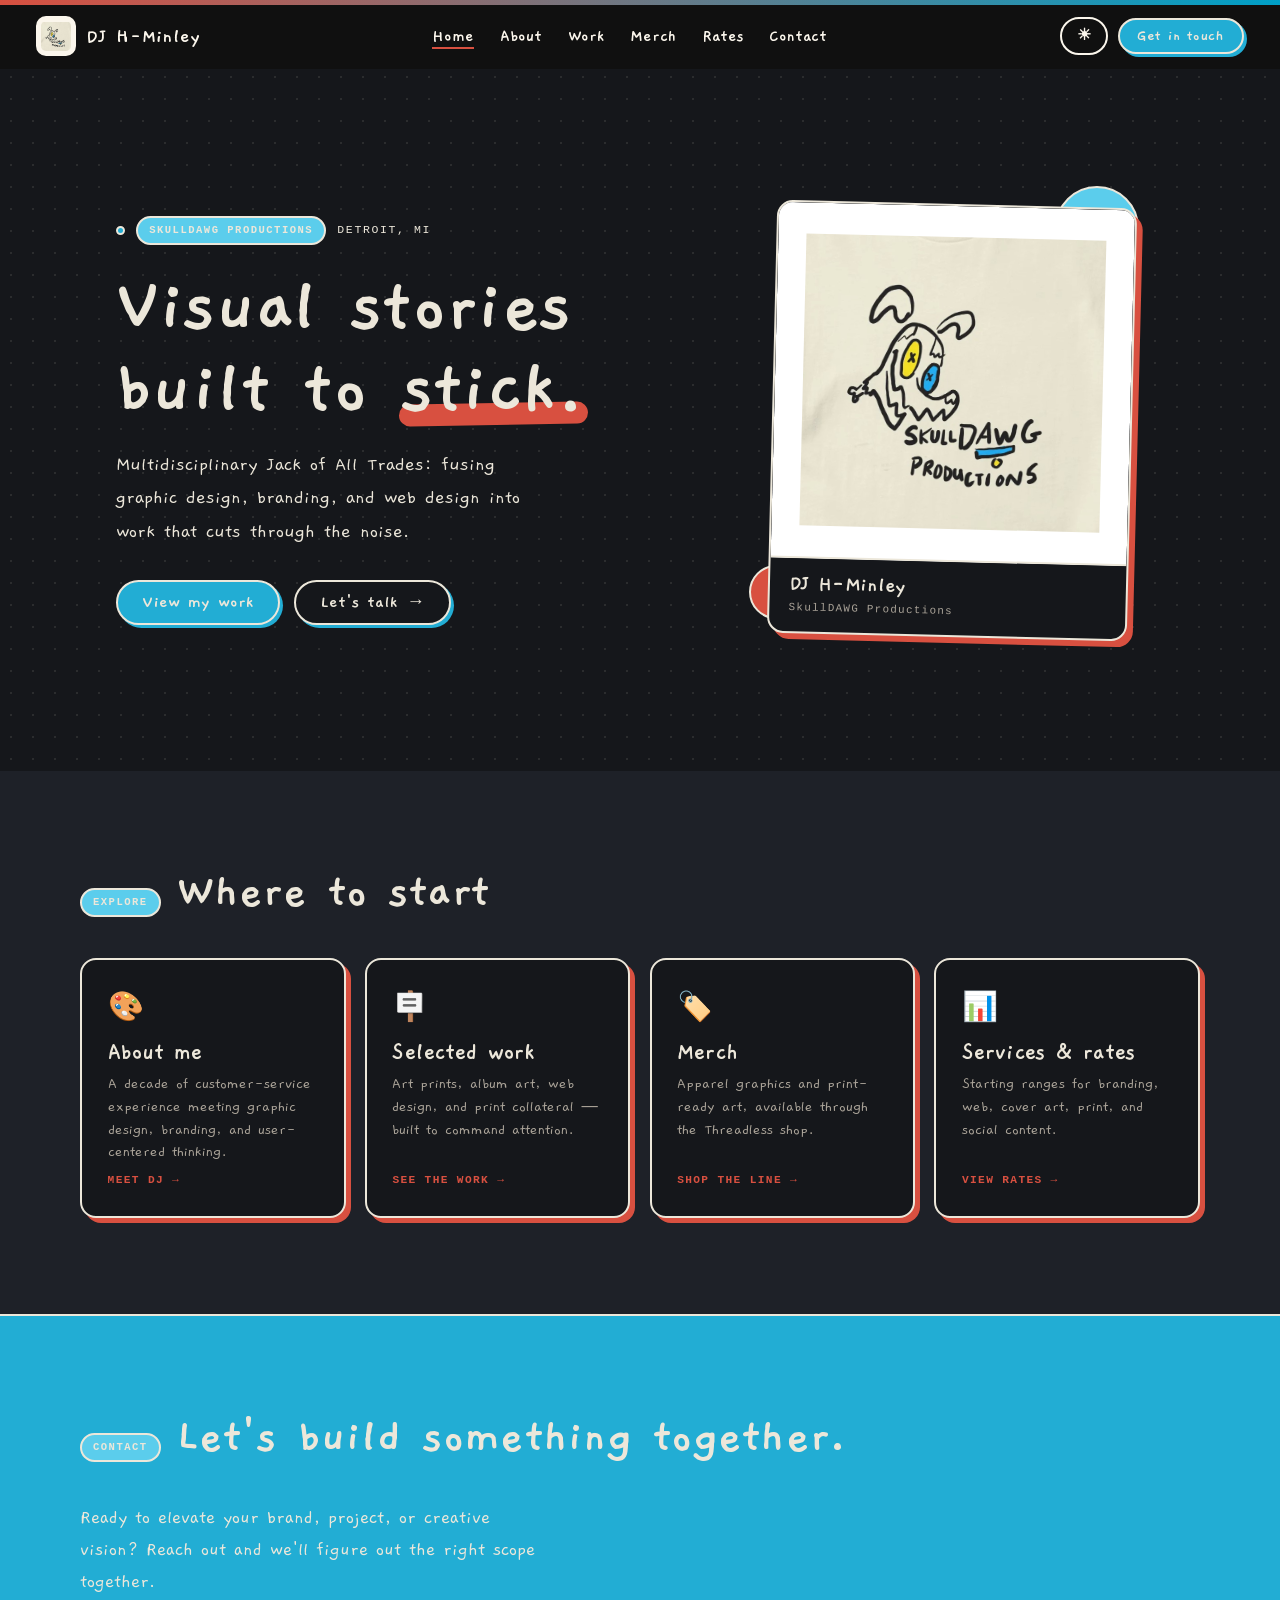
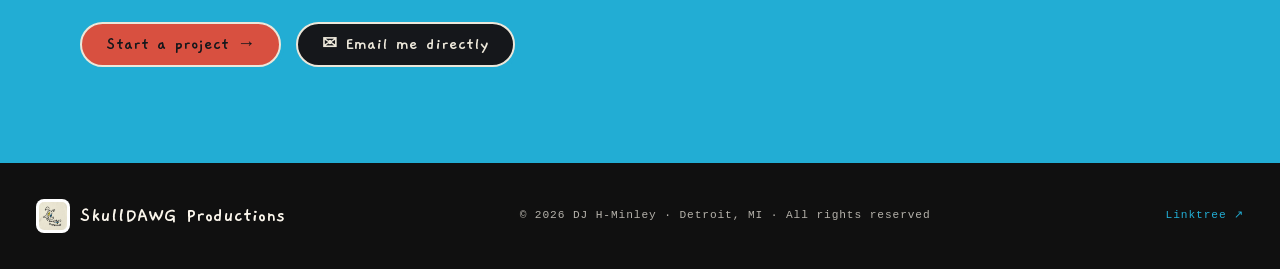
<file: index.html>
<!DOCTYPE html>
<html lang="en">
<head>
  <meta charset="UTF-8" />
  <meta name="viewport" content="width=device-width, initial-scale=1.0" />
  <title>DJ Harshaw-Minley — Digital Creator | SkullDAWG Productions</title>
  <meta name="description" content="DJ Harshaw-Minley — multidisciplinary digital creator and designer, SkullDAWG Productions. Branding, web design, cover art, print &amp; merch. Detroit, MI." />
  <meta property="og:title" content="DJ Harshaw-Minley — Digital Creator | SkullDAWG Productions" />
  <meta property="og:description" content="DJ Harshaw-Minley — multidisciplinary digital creator and designer, SkullDAWG Productions. Branding, web design, cover art, print &amp; merch. Detroit, MI." />
  <meta property="og:type" content="website" />
  <link rel="icon" type="image/jpeg" href="images/skullshirt.jpg" />
  <script>(function(){try{var s=localStorage.getItem('theme');document.documentElement.dataset.theme=s||'dark';}catch(e){document.documentElement.dataset.theme='dark';}})();</script>
  <style>
/* ============================================================
   SkullDAWG Productions — shared site styles
   "hand-drawn riso zine": chunky marker outlines + hard offset
   shadows. Brand palette kept (cyan / yellow / coral / ink on paper).
   One stylesheet, used by every page of the site.
   ============================================================ */

/* ---- FONT: Gaegu (self-hosted). Paths are relative to /assets/ ---- */
@font-face{font-family:'Gaegu';font-style:normal;font-weight:300;font-display:swap;src:url('assets/fonts/Gaegu-Light.woff2') format('woff2');}
@font-face{font-family:'Gaegu';font-style:normal;font-weight:400;font-display:swap;src:url('assets/fonts/Gaegu-Regular.woff2') format('woff2');}
@font-face{font-family:'Gaegu';font-style:normal;font-weight:700;font-display:swap;src:url('assets/fonts/Gaegu-Bold.woff2') format('woff2');}

/* ============================================================ TOKENS */
:root{
  --paper:#f4f1ea; --paper-2:#e9e4d8; --ink:#1b1b1b;
  --cyan:#0e89ad; --yellow:#3aa7c4; --coral:#c0392b; --muted:#6b6459;
  --line:rgba(0,0,0,0.10);
  --bar:#101010; --bar-ink:#FBF6EC;
  --mono: ui-monospace,'SF Mono','SFMono-Regular',Menlo,Consolas,monospace;
  --gap:clamp(1.5rem,4vw,3.25rem); --maxw:1120px;
  --shadow:5px 5px 0 #c0392b; --shadow-sm:3px 3px 0 #0e89ad;
}
[data-theme="dark"]{
  --paper:#15171b; --paper-2:#1e2128; --ink:#ece7da;
  --cyan:#22add4; --yellow:#5bcdec; --coral:#d85040; --muted:#aba499;
  --line:rgba(236,231,218,0.10);
  --bar:#101010; --bar-ink:#FBF6EC;
  --shadow:5px 5px 0 #d85040; --shadow-sm:3px 3px 0 #22add4;
}

*,*::before,*::after{box-sizing:border-box;margin:0;padding:0;}
html{scroll-behavior:smooth;}
body{
  background:var(--paper);
  color:var(--ink);
  font-family:'Gaegu','Comic Sans MS',cursive,sans-serif;
  font-size:clamp(1.05rem,1.7vw,1.2rem);
  line-height:1.6;
  overflow-x:hidden;
  -webkit-font-smoothing:antialiased;
  background-image:radial-gradient(var(--line) 1px,transparent 1px);
  background-size:22px 22px;
  transition:background-color .2s ease,color .2s ease;
}
img{display:block;max-width:100%;height:auto;}
a{color:inherit;text-decoration:none;}
:focus-visible{outline:3px solid var(--coral);outline-offset:3px;border-radius:4px;}

/* ---- typography ---- */
h1,h2,h3{font-weight:700;line-height:1.02;letter-spacing:.005em;}
h1{font-size:clamp(2.6rem,7vw,5rem);}
h2{font-size:clamp(2rem,5vw,3.1rem);}
h3{font-size:clamp(1.45rem,3vw,2.1rem);}
.mono{font-family:var(--mono);font-size:.72rem;letter-spacing:.14em;text-transform:uppercase;font-weight:500;}

/* ---- signature: marker frame ---- */
.frame{border:2.5px solid var(--ink);border-radius:16px;box-shadow:var(--shadow);background:var(--paper);}
.frame--cyan{box-shadow:6px 6px 0 var(--cyan);}
.frame--yellow{box-shadow:6px 6px 0 var(--yellow);}
.frame--coral{box-shadow:6px 6px 0 var(--coral);}
.tilt-l{transform:rotate(-1.5deg);}
.tilt-r{transform:rotate(1.4deg);}

/* ---- tag / pill ---- */
.tag{
  display:inline-block;font-family:var(--mono);font-size:.66rem;letter-spacing:.14em;
  text-transform:uppercase;font-weight:600;padding:4px 11px;
  border:2px solid var(--ink);border-radius:50px;background:var(--yellow);color:var(--ink);
}

/* ---- buttons ---- */
.btn{
  display:inline-flex;align-items:center;gap:.5rem;font-family:'Gaegu',cursive;font-weight:700;
  font-size:1.15rem;line-height:1;padding:.7rem 1.5rem;border:2.5px solid var(--ink);border-radius:50px;
  box-shadow:var(--shadow-sm);cursor:pointer;transition:transform .12s ease,box-shadow .12s ease;
  background:var(--paper);color:var(--ink);
}
.btn:hover{transform:translate(-2px,-2px);box-shadow:6px 6px 0 var(--ink);}
.btn:active{transform:translate(2px,2px);box-shadow:1px 1px 0 var(--ink);}
.btn--cyan{background:var(--cyan);color:var(--ink);}
.btn--coral{background:var(--coral);color:var(--paper);}
.btn--yellow{background:var(--yellow);color:var(--ink);}

/* ============================================================ TOP STRIP */
.strip{height:5px;background:linear-gradient(90deg,#d85040,#00a0c8);}

/* ============================================================ NAV (sticky, shared) */
.nav{
  position:sticky;top:0;z-index:100;
  display:flex;align-items:center;justify-content:space-between;gap:1rem;
  padding:.7rem clamp(1rem,4vw,2.25rem);
  background:var(--bar);color:var(--bar-ink);
  border-bottom:2.5px solid var(--bar);
}
.nav-logo{display:flex;align-items:center;gap:.6rem;font-weight:700;font-size:1.3rem;color:var(--bar-ink);}
.nav-logo img{width:40px;height:40px;object-fit:contain;border:2.5px solid var(--bar-ink);border-radius:10px;background:var(--bar-ink);padding:3px;}
.nav-links{display:flex;align-items:center;gap:1.6rem;list-style:none;}
.nav-links a{
  font-size:1.12rem;font-weight:700;padding-bottom:2px;color:var(--bar-ink);
  border-bottom:2.5px solid transparent;transition:border-color .15s;
}
.nav-links a:hover{border-bottom-color:var(--cyan);}
.nav-links a[aria-current="page"]{border-bottom-color:var(--coral);}
.nav-right{display:flex;gap:.6rem;align-items:center;}
.theme-toggle{
  min-width:3rem;justify-content:center;padding:.55rem .85rem;font-size:1rem;
  box-shadow:none;border-color:var(--bar-ink);background:transparent;color:var(--bar-ink);
}
.theme-toggle:hover{transform:none;box-shadow:none;border-color:var(--cyan);}
.nav-cta{font-size:1rem;padding:.5rem 1.1rem;}
.nav-burger{
  display:none;background:var(--bar-ink);color:var(--bar);border:2.5px solid var(--bar-ink);
  border-radius:10px;width:44px;height:44px;cursor:pointer;align-items:center;justify-content:center;
  font-size:1.4rem;line-height:1;
}
.nav-mobile{
  display:none;flex-direction:column;gap:.25rem;
  background:var(--bar);color:var(--bar-ink);border-bottom:2.5px solid var(--bar-ink);
  padding:.5rem clamp(1rem,4vw,2.25rem) 1.25rem;
}
.nav-mobile.open{display:flex;}
.nav-mobile a{
  font-size:1.35rem;font-weight:700;padding:.5rem 0;color:var(--bar-ink);
  border-bottom:1.5px solid rgba(251,246,236,.18);
}
.nav-mobile a[aria-current="page"]{color:var(--cyan);}

/* ============================================================ LAYOUT */
.container{max-width:var(--maxw);margin:0 auto;}
.narrow{max-width:880px;margin:0 auto;}
.section{padding:clamp(3.5rem,8vw,6rem) clamp(1.1rem,4vw,2.25rem);}
.section + .section{border-top:2.5px solid var(--ink);}
.section-head{display:flex;align-items:baseline;gap:1rem;margin-bottom:2.5rem;flex-wrap:wrap;}
.section--alt{background:var(--paper-2);}

/* underline scribble accent */
.scribble{position:relative;display:inline;}
.scribble::after{
  content:"";position:absolute;left:-2%;right:-2%;bottom:.04em;height:.28em;
  background:var(--coral);z-index:-1;border-radius:50px;transform:rotate(-1deg);
}

/* ============================================================ HERO */
.hero{
  max-width:var(--maxw);margin:0 auto;min-height:78svh;display:grid;
  grid-template-columns:1.15fr .85fr;align-items:center;gap:var(--gap);
  padding:clamp(3rem,7vw,5rem) clamp(1.1rem,4vw,2.25rem);
}
.hero-eyebrow{display:flex;align-items:center;gap:.7rem;margin-bottom:1.4rem;flex-wrap:wrap;}
.hero-eyebrow .dot{width:9px;height:9px;border-radius:50%;background:var(--cyan);border:2px solid var(--ink);}
.hero h1{margin-bottom:1.1rem;}
.hero h1 .cy{color:var(--cyan);}
.hero-sub{font-size:1.3rem;color:var(--ink);max-width:34ch;margin-bottom:2rem;}
.hero-actions{display:flex;gap:.9rem;flex-wrap:wrap;}
.hero-visual{position:relative;display:flex;justify-content:center;align-items:center;}
.badge{width:min(360px,100%);overflow:hidden;}
.badge-img{width:100%;aspect-ratio:1;object-fit:contain;padding:1.75rem;background:#fff;border-bottom:2.5px solid var(--ink);}
.badge-foot{padding:.9rem 1.2rem;}
.badge-foot .nm{font-size:1.4rem;font-weight:700;line-height:1;}
.badge-foot .st{font-family:var(--mono);font-size:.68rem;letter-spacing:.12em;color:var(--muted);margin-top:4px;}
.blob{position:absolute;border-radius:50%;border:2.5px solid var(--ink);pointer-events:none;}
.blob-1{width:84px;height:84px;background:var(--yellow);top:-18px;right:6%;animation:bob 7s ease-in-out infinite;}
.blob-2{width:54px;height:54px;background:var(--coral);bottom:4%;left:2%;animation:bob 6s ease-in-out -3s infinite;}
@keyframes bob{0%,100%{transform:translateY(0) rotate(0);}50%{transform:translateY(-12px) rotate(10deg);}}

/* ============================================================ HOME TEASER CARDS */
.teasers{display:grid;grid-template-columns:repeat(auto-fit,minmax(240px,1fr));gap:1.2rem;}
.teaser{padding:1.6rem;background:var(--paper);transition:transform .12s ease,box-shadow .12s ease;display:flex;flex-direction:column;gap:.5rem;}
.teaser:hover{transform:translate(-2px,-2px);box-shadow:6px 6px 0 var(--cyan);}
.teaser .ic{font-size:1.8rem;}
.teaser h3{font-size:1.55rem;}
.teaser p{font-size:1.02rem;color:var(--muted);line-height:1.4;flex:1;}
.teaser .go{font-family:var(--mono);font-size:.7rem;letter-spacing:.12em;text-transform:uppercase;color:var(--coral);font-weight:700;}

/* ============================================================ ABOUT */
.about-grid{display:grid;grid-template-columns:.85fr 1.15fr;gap:var(--gap);align-items:center;}
.about-photo{overflow:hidden;aspect-ratio:4/5;}
.about-photo img{width:100%;height:100%;object-fit:cover;object-position:top center;}
.about-copy p{margin-bottom:1rem;max-width:56ch;}
.about-copy strong{color:var(--ink);background:var(--cyan);padding:0 4px;border-radius:4px;}
.about-copy .btn{margin-top:.75rem;}

/* ============================================================ SKILLS */
.skills-grid{display:grid;grid-template-columns:repeat(auto-fill,minmax(230px,1fr));gap:1.1rem;}
.skill{padding:1.4rem;background:var(--paper);transition:transform .12s ease,box-shadow .12s ease;}
.skill:hover{transform:translate(-2px,-2px);box-shadow:6px 6px 0 var(--cyan);}
.skill-ic{width:52px;height:52px;border-radius:12px;border:2.5px solid var(--ink);display:flex;align-items:center;justify-content:center;font-size:1.5rem;margin-bottom:.85rem;background:var(--yellow);}
.skill h3{font-size:1.5rem;margin-bottom:.2rem;}
.skill p{font-size:1.05rem;color:var(--muted);line-height:1.4;}

/* ============================================================ WORK */
.group-label{display:flex;align-items:center;gap:.9rem;margin:3.5rem 0 1.75rem;}
.group-label:first-of-type{margin-top:0;}
.group-label .mono{white-space:nowrap;color:var(--muted);}
.group-label .ln{flex:1;height:2.5px;background:var(--ink);border-radius:50px;}
.project{display:grid;grid-template-columns:1fr 1fr;gap:var(--gap);align-items:center;margin-bottom:1.5rem;}
.project.flip .project-media{order:2;}
.project-media{overflow:hidden;display:flex;align-items:center;justify-content:center;background:var(--paper-2);min-height:320px;}
.project-media img{width:100%;height:100%;object-fit:contain;object-position:center;transition:transform .5s ease;}
.project:hover .project-media img{transform:scale(1.04);}
.project-year{font-family:var(--mono);font-size:.72rem;letter-spacing:.12em;color:var(--coral);font-weight:700;margin-bottom:.5rem;}
.project-body h3{margin-bottom:.6rem;}
.project-body > p{color:var(--ink);max-width:46ch;}
.project-body em{font-style:normal;background:var(--yellow);padding:0 3px;border-radius:3px;}
.gallery{display:grid;grid-template-columns:repeat(auto-fill,minmax(200px,1fr));gap:.9rem;margin:1.25rem 0 .5rem;}
.g-item{overflow:hidden;aspect-ratio:1;cursor:zoom-in;background:var(--paper-2);display:flex;align-items:center;justify-content:center;}
.g-item img{width:100%;height:100%;object-fit:contain;object-position:center;transition:transform .35s ease;}
.g-item:hover img{transform:scale(1.07);}

/* ============================================================ MERCH */
.merch-grid{display:grid;grid-template-columns:repeat(3,1fr);gap:1.1rem;margin-bottom:2.25rem;}
.merch-item{overflow:hidden;background:var(--paper);transition:transform .12s ease,box-shadow .12s ease;display:flex;align-items:center;justify-content:center;min-height:280px;}
.merch-item:hover{transform:translate(-2px,-2px);box-shadow:6px 6px 0 var(--coral);}
.merch-item img{width:100%;height:100%;object-fit:contain;object-position:center;}

/* ============================================================ RATES (services list) */
.rates-note{margin:0 0 2rem;padding:.9rem 1.1rem;background:var(--paper-2);border:2.5px solid var(--ink);border-left:6px solid var(--coral);border-radius:0 10px 10px 0;font-size:1rem;}
.rates-block{margin-bottom:2.6rem;}
.rates-block .lead{color:var(--muted);margin:.7rem 0 1.3rem;max-width:62ch;font-size:1.02rem;}
.item{display:flex;flex-wrap:wrap;align-items:baseline;justify-content:space-between;gap:.4rem 1.5rem;padding:1rem 0;border-top:1.5px solid var(--line);}
.item:first-of-type{border-top:none;}
.item .info{flex:1 1 320px;min-width:0;}
.item .name{font-weight:700;font-size:1.2rem;}
.item .desc{color:var(--muted);font-size:1rem;margin-top:.1em;}
.item .price{flex:0 0 auto;color:var(--coral);font-weight:700;font-size:1.25rem;white-space:nowrap;}
.item .price small{display:block;color:var(--muted);font-weight:400;font-size:.72rem;text-align:right;}
.steps{display:grid;grid-template-columns:repeat(auto-fit,minmax(210px,1fr));gap:1rem;}
.step{background:var(--paper);border:2.5px solid var(--ink);border-radius:12px;padding:1.2rem;}
.step .num{color:var(--coral);font-weight:700;font-family:var(--mono);font-size:.8rem;letter-spacing:.1em;}
.step h3{margin:.3em 0;font-size:1.3rem;}
.step p{margin:0;color:var(--muted);font-size:1rem;}
.terms{list-style:none;padding:0;margin:0;display:grid;gap:.7rem;}
.terms li{padding-left:1.5em;position:relative;}
.terms li::before{content:"\2022";color:var(--coral);position:absolute;left:.2em;font-weight:700;}

/* ============================================================ CONTACT */
.contact{background:var(--cyan);}
.contact .section-head h2,.contact .contact-lead{color:var(--ink);}
.contact-grid{display:grid;grid-template-columns:1fr 1fr;gap:var(--gap);align-items:start;}
.contact-lead{font-size:1.25rem;max-width:38ch;margin-bottom:1.5rem;}
.contact-links{display:flex;flex-direction:column;gap:.9rem;align-items:flex-start;}
.form{background:var(--paper);padding:clamp(1.3rem,3vw,2rem);}
.form h3{margin-bottom:.3rem;}
.form .hint{color:var(--muted);font-size:1rem;margin-bottom:1.1rem;}
.field{margin-bottom:1rem;}
.field label{display:block;font-family:var(--mono);font-size:.7rem;letter-spacing:.1em;text-transform:uppercase;font-weight:700;margin-bottom:.35rem;}
.field input,.field textarea{width:100%;font-family:'Gaegu',cursive;font-size:1.15rem;color:var(--ink);background:var(--paper-2);border:2.5px solid var(--ink);border-radius:12px;padding:.6rem .8rem;}
.field textarea{resize:vertical;min-height:110px;}
.field input:focus,.field textarea:focus{outline:none;box-shadow:var(--shadow-sm);}
.form .btn{width:100%;justify-content:center;margin-top:.3rem;}
.form-note{font-size:.95rem;color:var(--muted);margin-top:.8rem;text-align:center;}

/* ============================================================ FOOTER */
.footer{
  background:var(--bar);color:var(--bar-ink);
  padding:2.25rem clamp(1.1rem,4vw,2.25rem);
  display:flex;align-items:center;justify-content:space-between;gap:1rem;flex-wrap:wrap;
}
.footer .brand{display:flex;align-items:center;gap:.6rem;font-weight:700;font-size:1.3rem;}
.footer .brand img{width:34px;height:34px;object-fit:contain;background:#fff;border-radius:8px;padding:3px;}
.footer .meta{font-family:var(--mono);font-size:.7rem;letter-spacing:.08em;color:rgba(251,246,236,.7);}
.footer a:hover{color:var(--cyan);}

/* ============================================================ LIGHTBOX */
.lb{position:fixed;inset:0;z-index:200;background:rgba(21,22,26,.94);display:none;align-items:center;justify-content:center;cursor:zoom-out;padding:1.5rem;}
.lb.open{display:flex;}
.lb img{max-width:92vw;max-height:90vh;object-fit:contain;border:3px solid var(--paper);border-radius:10px;}
.lb-x{position:absolute;top:1.1rem;right:1.1rem;width:48px;height:48px;border-radius:12px;border:2.5px solid var(--paper);background:transparent;color:var(--paper);font-size:1.4rem;cursor:pointer;}

/* ---- image fallback placeholder ---- */
.img-ph{
  width:100%;height:100%;min-height:120px;display:flex;flex-direction:column;align-items:center;
  justify-content:center;gap:.4rem;text-align:center;
  background:repeating-linear-gradient(45deg,var(--paper-2),var(--paper-2) 12px,#ece1c9 12px,#ece1c9 24px);
  color:var(--muted);padding:1rem;
}
[data-theme="dark"] .img-ph{background:repeating-linear-gradient(45deg,var(--paper-2),var(--paper-2) 12px,#262a33 12px,#262a33 24px);}
.img-ph .ph-skull{font-size:1.6rem;}
.img-ph .ph-label{font-family:var(--mono);font-size:.62rem;letter-spacing:.1em;text-transform:uppercase;line-height:1.3;}

/* ============================================================ RESPONSIVE */
@media (max-width:900px){
  .nav-links{display:none;}
  .nav-cta{display:none;}
  .nav-burger{display:flex;}
  .hero{grid-template-columns:1fr;min-height:auto;padding-top:3rem;}
  .hero-visual{order:-1;}
  .badge{width:min(280px,82%);}
  .about-grid{grid-template-columns:1fr;}
  .about-photo{aspect-ratio:16/10;max-height:360px;}
  .project,.project.flip{grid-template-columns:1fr;}
  .project.flip .project-media{order:0;}
  .merch-grid{grid-template-columns:repeat(2,1fr);}
  .contact-grid{grid-template-columns:1fr;}
}
@media (max-width:560px){
  body{background-size:18px 18px;}
  .gallery{grid-template-columns:repeat(2,1fr);}
  .footer{flex-direction:column;align-items:flex-start;}
  .hero-sub{font-size:1.15rem;}
  .item .price{flex-basis:100%;}
  .item .price small{text-align:left;}
}
@media (prefers-reduced-motion:reduce){
  *{animation:none !important;}
  html{scroll-behavior:auto;}
}

  </style>
</head>
<body>
  <div class="strip"></div>

  <nav class="nav">
    <a class="nav-logo" href="index.html">
      <img class="js-img" src="images/skullshirt.jpg" alt="SkullDAWG Productions logo" />
      DJ&nbsp;H-Minley
    </a>
    <ul class="nav-links">
      <li><a href="index.html">Home</a></li>
      <li><a href="about.html">About</a></li>
      <li><a href="work.html">Work</a></li>
      <li><a href="merch.html">Merch</a></li>
      <li><a href="rates.html">Rates</a></li>
      <li><a href="contact.html">Contact</a></li>
    </ul>
    <div class="nav-right">
      <button type="button" class="btn theme-toggle" aria-label="Switch to light mode">🌙</button>
      <a class="btn btn--cyan nav-cta" href="contact.html">Get in touch</a>
      <button class="nav-burger" aria-label="Menu" aria-expanded="false">☰</button>
    </div>
  </nav>
  <div class="nav-mobile">
    <a href="index.html">Home</a>
    <a href="about.html">About</a>
    <a href="work.html">Work</a>
    <a href="merch.html">Merch</a>
    <a href="rates.html">Rates</a>
    <a href="contact.html">Contact</a>
    <a href="https://linktr.ee/skulldawgproductions" target="_blank" rel="noopener">Linktree ↗</a>
  </div>
  <main>
    <section class="hero" id="top">
      <div class="hero-text">
        <div class="hero-eyebrow">
          <span class="dot"></span>
          <span class="tag">SkullDAWG Productions</span>
          <span class="mono">Detroit, MI</span>
        </div>
        <h1>Visual stories<br/>built to <span class="scribble">stick.</span></h1>
        <p class="hero-sub">Multidisciplinary Jack of All Trades: fusing graphic design, branding, and web design into work that cuts through the noise.</p>
        <div class="hero-actions">
          <a class="btn btn--cyan" href="work.html">View my work</a>
          <a class="btn" href="contact.html">Let's talk →</a>
        </div>
      </div>
      <div class="hero-visual">
        <span class="blob blob-1"></span>
        <span class="blob blob-2"></span>
        <div class="badge frame frame--coral tilt-r">
          <img class="js-img badge-img" src="images/skullshirt.jpg" alt="SkullDAWG Productions brand mark" />
          <div class="badge-foot">
            <div class="nm">DJ H-Minley</div>
            <div class="st">SkullDAWG Productions</div>
          </div>
        </div>
      </div>
    </section>

    <section class="section section--alt">
      <div class="container">
        <div class="section-head">
          <span class="tag">Explore</span>
          <h2>Where to <span class="scribble">start</span></h2>
        </div>
        <div class="teasers">
          <a class="teaser frame" href="about.html">
            <span class="ic">🎨</span>
            <h3>About me</h3>
            <p>A decade of customer-service experience meeting graphic design, branding, and user-centered thinking.</p>
            <span class="go">Meet DJ →</span>
          </a>
          <a class="teaser frame" href="work.html">
            <span class="ic">🪧</span>
            <h3>Selected work</h3>
            <p>Art prints, album art, web design, and print collateral — built to command attention.</p>
            <span class="go">See the work →</span>
          </a>
          <a class="teaser frame" href="merch.html">
            <span class="ic">🏷️</span>
            <h3>Merch</h3>
            <p>Apparel graphics and print-ready art, available through the Threadless shop.</p>
            <span class="go">Shop the line →</span>
          </a>
          <a class="teaser frame" href="rates.html">
            <span class="ic">📊</span>
            <h3>Services &amp; rates</h3>
            <p>Starting ranges for branding, web, cover art, print, and social content.</p>
            <span class="go">View rates →</span>
          </a>
        </div>
      </div>
    </section>

    <section class="section contact">
      <div class="container">
        <div class="section-head">
          <span class="tag">Contact</span>
          <h2>Let's build something <span class="scribble">together.</span></h2>
        </div>
        <p class="contact-lead">Ready to elevate your brand, project, or creative vision? Reach out and we'll figure out the right scope together.</p>
        <div class="hero-actions">
          <a class="btn btn--coral" href="contact.html">Start a project →</a>
          <a class="btn" href="mailto:skulldawgproductions@gmail.com">✉ Email me directly</a>
        </div>
      </div>
    </section>
  </main>
  <footer class="footer">
    <div class="brand">
      <img class="js-img" src="images/skullshirt.jpg" alt="SkullDAWG Productions logo" />
      SkullDAWG Productions
    </div>
    <div class="meta">© <span class="yr"></span> DJ H-Minley · Detroit, MI · All rights reserved</div>
    <a class="meta" href="https://linktr.ee/skulldawgproductions" target="_blank" rel="noopener" style="color:var(--cyan)">Linktree ↗</a>
  </footer>
  <script>document.querySelectorAll('.yr').forEach(function(e){e.textContent=new Date().getFullYear();});</script>
  <script>
/* ============================================================
   SkullDAWG Productions — shared site behaviour
   Theme toggle · mobile menu · lightbox · image fallback
   ============================================================ */
(function () {
  /* ---- THEME ---------------------------------------------------- */
  function setToggleLabel(theme) {
    document.querySelectorAll('.theme-toggle').forEach(function (btn) {
      btn.textContent = theme === 'dark' ? '☀' : '🌙';
      btn.setAttribute('aria-label', 'Switch to ' + (theme === 'dark' ? 'light' : 'dark') + ' mode');
    });
  }
  function applyTheme(theme) {
    document.documentElement.dataset.theme = theme;
    try { localStorage.setItem('theme', theme); } catch (e) {}
    setToggleLabel(theme);
  }
  var current = document.documentElement.dataset.theme || 'dark';
  setToggleLabel(current);
  document.addEventListener('click', function (e) {
    var t = e.target.closest && e.target.closest('.theme-toggle');
    if (!t) return;
    applyTheme(document.documentElement.dataset.theme === 'dark' ? 'light' : 'dark');
  });

  /* ---- ACTIVE NAV LINK ----------------------------------------- */
  var here = (location.pathname.split('/').pop() || 'index.html').toLowerCase();
  if (here === '') here = 'index.html';
  document.querySelectorAll('.nav-links a, .nav-mobile a').forEach(function (a) {
    var href = (a.getAttribute('href') || '').toLowerCase();
    if (href === here) a.setAttribute('aria-current', 'page');
  });

  /* ---- MOBILE MENU --------------------------------------------- */
  var burger = document.querySelector('.nav-burger');
  var mobile = document.querySelector('.nav-mobile');
  if (burger && mobile) {
    burger.addEventListener('click', function () {
      var open = mobile.classList.toggle('open');
      burger.setAttribute('aria-expanded', open ? 'true' : 'false');
      burger.textContent = open ? '✕' : '☰';
    });
    mobile.addEventListener('click', function (e) {
      if (e.target.tagName === 'A') {
        mobile.classList.remove('open');
        burger.setAttribute('aria-expanded', 'false');
        burger.textContent = '☰';
      }
    });
  }

  /* ---- IMAGE FALLBACK ------------------------------------------ */
  /* Any <img class="js-img"> that fails to load is replaced with a
     labelled placeholder, so the layout holds before /images deploys. */
  function fallback(img) {
    var ph = document.createElement('div');
    ph.className = 'img-ph ' + (img.className.replace('js-img', '').trim());
    ph.setAttribute('role', 'img');
    ph.setAttribute('aria-label', img.alt || '');
    ph.innerHTML = '<span class="ph-skull">\uD83D\uDC15\u200D\uD83E\uDDBA</span>' +
                   '<span class="ph-label">' + (img.alt || '') + '</span>';
    if (img.parentNode) img.parentNode.replaceChild(ph, img);
  }
  document.querySelectorAll('img.js-img').forEach(function (img) {
    if (img.complete && img.naturalWidth === 0) { fallback(img); return; }
    img.addEventListener('error', function () { fallback(img); });
  });

  /* ---- LIGHTBOX ------------------------------------------------- */
  var lb = document.querySelector('.lb');
  if (lb) {
    var lbImg = lb.querySelector('img');
    function openLb(src, alt) { lbImg.src = src; lbImg.alt = alt || ''; lb.classList.add('open'); document.body.style.overflow = 'hidden'; }
    function closeLb() { lb.classList.remove('open'); document.body.style.overflow = ''; }
    document.querySelectorAll('.g-item').forEach(function (item) {
      item.addEventListener('click', function () {
        var img = item.querySelector('img');
        if (img && img.src) openLb(img.src, img.alt);
      });
    });
    lb.addEventListener('click', function (e) { if (e.target !== lbImg) closeLb(); });
    document.addEventListener('keydown', function (e) { if (e.key === 'Escape') closeLb(); });
  }

  /* ---- CONTACT FORM (mailto, no backend) ------------------------ */
  var form = document.querySelector('[data-mailto]');
  if (form) {
    form.addEventListener('submit', function (e) {
      e.preventDefault();
      var to = form.getAttribute('data-mailto');
      var name = (form.querySelector('#cf-name') || {}).value || '';
      var email = (form.querySelector('#cf-email') || {}).value || '';
      var msg = (form.querySelector('#cf-msg') || {}).value || '';
      var subject = encodeURIComponent('Project inquiry from ' + (name || 'your site'));
      var body = encodeURIComponent('Name: ' + name + '\nEmail: ' + email + '\n\n' + msg);
      window.location.href = 'mailto:' + to + '?subject=' + subject + '&body=' + body;
    });
  }
})();

  </script>
</body>
</html>
</file>
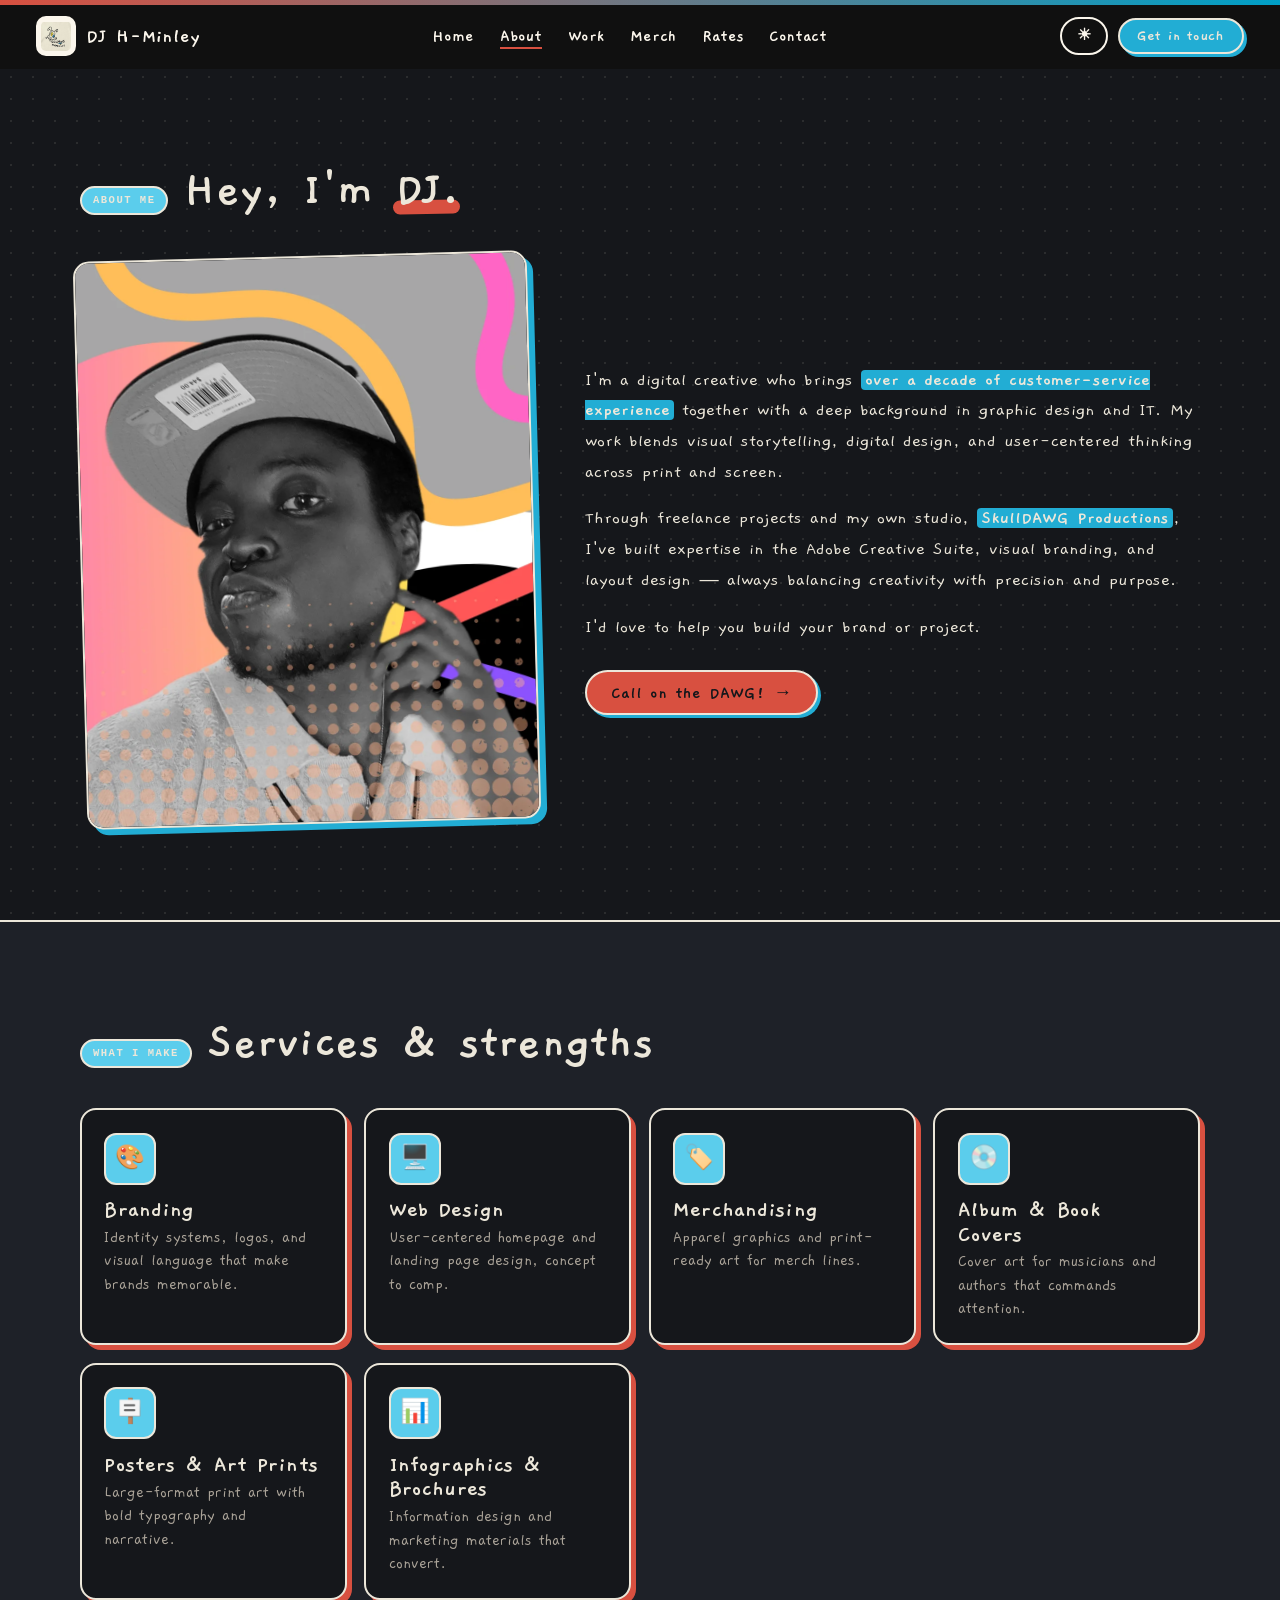
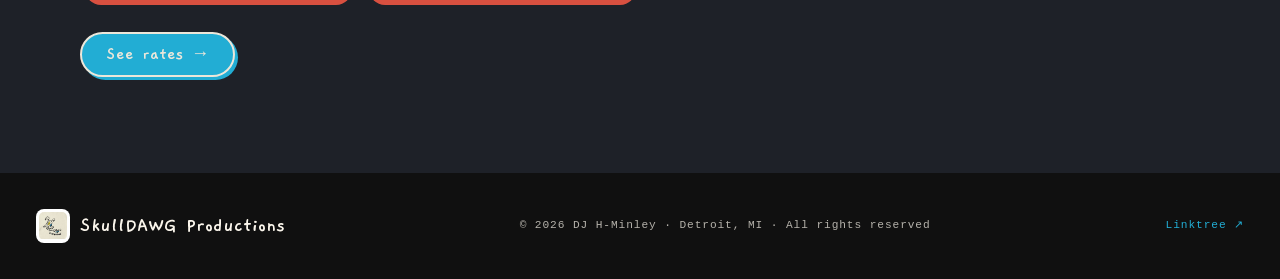
<file: about.html>
<!DOCTYPE html>
<html lang="en">
<head>
  <meta charset="UTF-8" />
  <meta name="viewport" content="width=device-width, initial-scale=1.0" />
  <title>About — DJ Harshaw-Minley | SkullDAWG Productions</title>
  <meta name="description" content="DJ Harshaw-Minley blends a decade of customer service with graphic design, branding, and user-centered thinking. Detroit, MI." />
  <meta property="og:title" content="About — DJ Harshaw-Minley | SkullDAWG Productions" />
  <meta property="og:description" content="DJ Harshaw-Minley blends a decade of customer service with graphic design, branding, and user-centered thinking. Detroit, MI." />
  <meta property="og:type" content="website" />
  <link rel="icon" type="image/jpeg" href="images/skullshirt.jpg" />
  <script>(function(){try{var s=localStorage.getItem('theme');document.documentElement.dataset.theme=s||'dark';}catch(e){document.documentElement.dataset.theme='dark';}})();</script>
  <style>
/* ============================================================
   SkullDAWG Productions — shared site styles
   "hand-drawn riso zine": chunky marker outlines + hard offset
   shadows. Brand palette kept (cyan / yellow / coral / ink on paper).
   One stylesheet, used by every page of the site.
   ============================================================ */

/* ---- FONT: Gaegu (self-hosted). Paths are relative to /assets/ ---- */
@font-face{font-family:'Gaegu';font-style:normal;font-weight:300;font-display:swap;src:url('assets/fonts/Gaegu-Light.woff2') format('woff2');}
@font-face{font-family:'Gaegu';font-style:normal;font-weight:400;font-display:swap;src:url('assets/fonts/Gaegu-Regular.woff2') format('woff2');}
@font-face{font-family:'Gaegu';font-style:normal;font-weight:700;font-display:swap;src:url('assets/fonts/Gaegu-Bold.woff2') format('woff2');}

/* ============================================================ TOKENS */
:root{
  --paper:#f4f1ea; --paper-2:#e9e4d8; --ink:#1b1b1b;
  --cyan:#0e89ad; --yellow:#3aa7c4; --coral:#c0392b; --muted:#6b6459;
  --line:rgba(0,0,0,0.10);
  --bar:#101010; --bar-ink:#FBF6EC;
  --mono: ui-monospace,'SF Mono','SFMono-Regular',Menlo,Consolas,monospace;
  --gap:clamp(1.5rem,4vw,3.25rem); --maxw:1120px;
  --shadow:5px 5px 0 #c0392b; --shadow-sm:3px 3px 0 #0e89ad;
}
[data-theme="dark"]{
  --paper:#15171b; --paper-2:#1e2128; --ink:#ece7da;
  --cyan:#22add4; --yellow:#5bcdec; --coral:#d85040; --muted:#aba499;
  --line:rgba(236,231,218,0.10);
  --bar:#101010; --bar-ink:#FBF6EC;
  --shadow:5px 5px 0 #d85040; --shadow-sm:3px 3px 0 #22add4;
}

*,*::before,*::after{box-sizing:border-box;margin:0;padding:0;}
html{scroll-behavior:smooth;}
body{
  background:var(--paper);
  color:var(--ink);
  font-family:'Gaegu','Comic Sans MS',cursive,sans-serif;
  font-size:clamp(1.05rem,1.7vw,1.2rem);
  line-height:1.6;
  overflow-x:hidden;
  -webkit-font-smoothing:antialiased;
  background-image:radial-gradient(var(--line) 1px,transparent 1px);
  background-size:22px 22px;
  transition:background-color .2s ease,color .2s ease;
}
img{display:block;max-width:100%;height:auto;}
a{color:inherit;text-decoration:none;}
:focus-visible{outline:3px solid var(--coral);outline-offset:3px;border-radius:4px;}

/* ---- typography ---- */
h1,h2,h3{font-weight:700;line-height:1.02;letter-spacing:.005em;}
h1{font-size:clamp(2.6rem,7vw,5rem);}
h2{font-size:clamp(2rem,5vw,3.1rem);}
h3{font-size:clamp(1.45rem,3vw,2.1rem);}
.mono{font-family:var(--mono);font-size:.72rem;letter-spacing:.14em;text-transform:uppercase;font-weight:500;}

/* ---- signature: marker frame ---- */
.frame{border:2.5px solid var(--ink);border-radius:16px;box-shadow:var(--shadow);background:var(--paper);}
.frame--cyan{box-shadow:6px 6px 0 var(--cyan);}
.frame--yellow{box-shadow:6px 6px 0 var(--yellow);}
.frame--coral{box-shadow:6px 6px 0 var(--coral);}
.tilt-l{transform:rotate(-1.5deg);}
.tilt-r{transform:rotate(1.4deg);}

/* ---- tag / pill ---- */
.tag{
  display:inline-block;font-family:var(--mono);font-size:.66rem;letter-spacing:.14em;
  text-transform:uppercase;font-weight:600;padding:4px 11px;
  border:2px solid var(--ink);border-radius:50px;background:var(--yellow);color:var(--ink);
}

/* ---- buttons ---- */
.btn{
  display:inline-flex;align-items:center;gap:.5rem;font-family:'Gaegu',cursive;font-weight:700;
  font-size:1.15rem;line-height:1;padding:.7rem 1.5rem;border:2.5px solid var(--ink);border-radius:50px;
  box-shadow:var(--shadow-sm);cursor:pointer;transition:transform .12s ease,box-shadow .12s ease;
  background:var(--paper);color:var(--ink);
}
.btn:hover{transform:translate(-2px,-2px);box-shadow:6px 6px 0 var(--ink);}
.btn:active{transform:translate(2px,2px);box-shadow:1px 1px 0 var(--ink);}
.btn--cyan{background:var(--cyan);color:var(--ink);}
.btn--coral{background:var(--coral);color:var(--paper);}
.btn--yellow{background:var(--yellow);color:var(--ink);}

/* ============================================================ TOP STRIP */
.strip{height:5px;background:linear-gradient(90deg,#d85040,#00a0c8);}

/* ============================================================ NAV (sticky, shared) */
.nav{
  position:sticky;top:0;z-index:100;
  display:flex;align-items:center;justify-content:space-between;gap:1rem;
  padding:.7rem clamp(1rem,4vw,2.25rem);
  background:var(--bar);color:var(--bar-ink);
  border-bottom:2.5px solid var(--bar);
}
.nav-logo{display:flex;align-items:center;gap:.6rem;font-weight:700;font-size:1.3rem;color:var(--bar-ink);}
.nav-logo img{width:40px;height:40px;object-fit:contain;border:2.5px solid var(--bar-ink);border-radius:10px;background:var(--bar-ink);padding:3px;}
.nav-links{display:flex;align-items:center;gap:1.6rem;list-style:none;}
.nav-links a{
  font-size:1.12rem;font-weight:700;padding-bottom:2px;color:var(--bar-ink);
  border-bottom:2.5px solid transparent;transition:border-color .15s;
}
.nav-links a:hover{border-bottom-color:var(--cyan);}
.nav-links a[aria-current="page"]{border-bottom-color:var(--coral);}
.nav-right{display:flex;gap:.6rem;align-items:center;}
.theme-toggle{
  min-width:3rem;justify-content:center;padding:.55rem .85rem;font-size:1rem;
  box-shadow:none;border-color:var(--bar-ink);background:transparent;color:var(--bar-ink);
}
.theme-toggle:hover{transform:none;box-shadow:none;border-color:var(--cyan);}
.nav-cta{font-size:1rem;padding:.5rem 1.1rem;}
.nav-burger{
  display:none;background:var(--bar-ink);color:var(--bar);border:2.5px solid var(--bar-ink);
  border-radius:10px;width:44px;height:44px;cursor:pointer;align-items:center;justify-content:center;
  font-size:1.4rem;line-height:1;
}
.nav-mobile{
  display:none;flex-direction:column;gap:.25rem;
  background:var(--bar);color:var(--bar-ink);border-bottom:2.5px solid var(--bar-ink);
  padding:.5rem clamp(1rem,4vw,2.25rem) 1.25rem;
}
.nav-mobile.open{display:flex;}
.nav-mobile a{
  font-size:1.35rem;font-weight:700;padding:.5rem 0;color:var(--bar-ink);
  border-bottom:1.5px solid rgba(251,246,236,.18);
}
.nav-mobile a[aria-current="page"]{color:var(--cyan);}

/* ============================================================ LAYOUT */
.container{max-width:var(--maxw);margin:0 auto;}
.narrow{max-width:880px;margin:0 auto;}
.section{padding:clamp(3.5rem,8vw,6rem) clamp(1.1rem,4vw,2.25rem);}
.section + .section{border-top:2.5px solid var(--ink);}
.section-head{display:flex;align-items:baseline;gap:1rem;margin-bottom:2.5rem;flex-wrap:wrap;}
.section--alt{background:var(--paper-2);}

/* underline scribble accent */
.scribble{position:relative;display:inline;}
.scribble::after{
  content:"";position:absolute;left:-2%;right:-2%;bottom:.04em;height:.28em;
  background:var(--coral);z-index:-1;border-radius:50px;transform:rotate(-1deg);
}

/* ============================================================ HERO */
.hero{
  max-width:var(--maxw);margin:0 auto;min-height:78svh;display:grid;
  grid-template-columns:1.15fr .85fr;align-items:center;gap:var(--gap);
  padding:clamp(3rem,7vw,5rem) clamp(1.1rem,4vw,2.25rem);
}
.hero-eyebrow{display:flex;align-items:center;gap:.7rem;margin-bottom:1.4rem;flex-wrap:wrap;}
.hero-eyebrow .dot{width:9px;height:9px;border-radius:50%;background:var(--cyan);border:2px solid var(--ink);}
.hero h1{margin-bottom:1.1rem;}
.hero h1 .cy{color:var(--cyan);}
.hero-sub{font-size:1.3rem;color:var(--ink);max-width:34ch;margin-bottom:2rem;}
.hero-actions{display:flex;gap:.9rem;flex-wrap:wrap;}
.hero-visual{position:relative;display:flex;justify-content:center;align-items:center;}
.badge{width:min(360px,100%);overflow:hidden;}
.badge-img{width:100%;aspect-ratio:1;object-fit:contain;padding:1.75rem;background:#fff;border-bottom:2.5px solid var(--ink);}
.badge-foot{padding:.9rem 1.2rem;}
.badge-foot .nm{font-size:1.4rem;font-weight:700;line-height:1;}
.badge-foot .st{font-family:var(--mono);font-size:.68rem;letter-spacing:.12em;color:var(--muted);margin-top:4px;}
.blob{position:absolute;border-radius:50%;border:2.5px solid var(--ink);pointer-events:none;}
.blob-1{width:84px;height:84px;background:var(--yellow);top:-18px;right:6%;animation:bob 7s ease-in-out infinite;}
.blob-2{width:54px;height:54px;background:var(--coral);bottom:4%;left:2%;animation:bob 6s ease-in-out -3s infinite;}
@keyframes bob{0%,100%{transform:translateY(0) rotate(0);}50%{transform:translateY(-12px) rotate(10deg);}}

/* ============================================================ HOME TEASER CARDS */
.teasers{display:grid;grid-template-columns:repeat(auto-fit,minmax(240px,1fr));gap:1.2rem;}
.teaser{padding:1.6rem;background:var(--paper);transition:transform .12s ease,box-shadow .12s ease;display:flex;flex-direction:column;gap:.5rem;}
.teaser:hover{transform:translate(-2px,-2px);box-shadow:6px 6px 0 var(--cyan);}
.teaser .ic{font-size:1.8rem;}
.teaser h3{font-size:1.55rem;}
.teaser p{font-size:1.02rem;color:var(--muted);line-height:1.4;flex:1;}
.teaser .go{font-family:var(--mono);font-size:.7rem;letter-spacing:.12em;text-transform:uppercase;color:var(--coral);font-weight:700;}

/* ============================================================ ABOUT */
.about-grid{display:grid;grid-template-columns:.85fr 1.15fr;gap:var(--gap);align-items:center;}
.about-photo{overflow:hidden;aspect-ratio:4/5;}
.about-photo img{width:100%;height:100%;object-fit:cover;object-position:top center;}
.about-copy p{margin-bottom:1rem;max-width:56ch;}
.about-copy strong{color:var(--ink);background:var(--cyan);padding:0 4px;border-radius:4px;}
.about-copy .btn{margin-top:.75rem;}

/* ============================================================ SKILLS */
.skills-grid{display:grid;grid-template-columns:repeat(auto-fill,minmax(230px,1fr));gap:1.1rem;}
.skill{padding:1.4rem;background:var(--paper);transition:transform .12s ease,box-shadow .12s ease;}
.skill:hover{transform:translate(-2px,-2px);box-shadow:6px 6px 0 var(--cyan);}
.skill-ic{width:52px;height:52px;border-radius:12px;border:2.5px solid var(--ink);display:flex;align-items:center;justify-content:center;font-size:1.5rem;margin-bottom:.85rem;background:var(--yellow);}
.skill h3{font-size:1.5rem;margin-bottom:.2rem;}
.skill p{font-size:1.05rem;color:var(--muted);line-height:1.4;}

/* ============================================================ WORK */
.group-label{display:flex;align-items:center;gap:.9rem;margin:3.5rem 0 1.75rem;}
.group-label:first-of-type{margin-top:0;}
.group-label .mono{white-space:nowrap;color:var(--muted);}
.group-label .ln{flex:1;height:2.5px;background:var(--ink);border-radius:50px;}
.project{display:grid;grid-template-columns:1fr 1fr;gap:var(--gap);align-items:center;margin-bottom:1.5rem;}
.project.flip .project-media{order:2;}
.project-media{overflow:hidden;display:flex;align-items:center;justify-content:center;background:var(--paper-2);min-height:320px;}
.project-media img{width:100%;height:100%;object-fit:contain;object-position:center;transition:transform .5s ease;}
.project:hover .project-media img{transform:scale(1.04);}
.project-year{font-family:var(--mono);font-size:.72rem;letter-spacing:.12em;color:var(--coral);font-weight:700;margin-bottom:.5rem;}
.project-body h3{margin-bottom:.6rem;}
.project-body > p{color:var(--ink);max-width:46ch;}
.project-body em{font-style:normal;background:var(--yellow);padding:0 3px;border-radius:3px;}
.gallery{display:grid;grid-template-columns:repeat(auto-fill,minmax(200px,1fr));gap:.9rem;margin:1.25rem 0 .5rem;}
.g-item{overflow:hidden;aspect-ratio:1;cursor:zoom-in;background:var(--paper-2);display:flex;align-items:center;justify-content:center;}
.g-item img{width:100%;height:100%;object-fit:contain;object-position:center;transition:transform .35s ease;}
.g-item:hover img{transform:scale(1.07);}

/* ============================================================ MERCH */
.merch-grid{display:grid;grid-template-columns:repeat(3,1fr);gap:1.1rem;margin-bottom:2.25rem;}
.merch-item{overflow:hidden;background:var(--paper);transition:transform .12s ease,box-shadow .12s ease;display:flex;align-items:center;justify-content:center;min-height:280px;}
.merch-item:hover{transform:translate(-2px,-2px);box-shadow:6px 6px 0 var(--coral);}
.merch-item img{width:100%;height:100%;object-fit:contain;object-position:center;}

/* ============================================================ RATES (services list) */
.rates-note{margin:0 0 2rem;padding:.9rem 1.1rem;background:var(--paper-2);border:2.5px solid var(--ink);border-left:6px solid var(--coral);border-radius:0 10px 10px 0;font-size:1rem;}
.rates-block{margin-bottom:2.6rem;}
.rates-block .lead{color:var(--muted);margin:.7rem 0 1.3rem;max-width:62ch;font-size:1.02rem;}
.item{display:flex;flex-wrap:wrap;align-items:baseline;justify-content:space-between;gap:.4rem 1.5rem;padding:1rem 0;border-top:1.5px solid var(--line);}
.item:first-of-type{border-top:none;}
.item .info{flex:1 1 320px;min-width:0;}
.item .name{font-weight:700;font-size:1.2rem;}
.item .desc{color:var(--muted);font-size:1rem;margin-top:.1em;}
.item .price{flex:0 0 auto;color:var(--coral);font-weight:700;font-size:1.25rem;white-space:nowrap;}
.item .price small{display:block;color:var(--muted);font-weight:400;font-size:.72rem;text-align:right;}
.steps{display:grid;grid-template-columns:repeat(auto-fit,minmax(210px,1fr));gap:1rem;}
.step{background:var(--paper);border:2.5px solid var(--ink);border-radius:12px;padding:1.2rem;}
.step .num{color:var(--coral);font-weight:700;font-family:var(--mono);font-size:.8rem;letter-spacing:.1em;}
.step h3{margin:.3em 0;font-size:1.3rem;}
.step p{margin:0;color:var(--muted);font-size:1rem;}
.terms{list-style:none;padding:0;margin:0;display:grid;gap:.7rem;}
.terms li{padding-left:1.5em;position:relative;}
.terms li::before{content:"\2022";color:var(--coral);position:absolute;left:.2em;font-weight:700;}

/* ============================================================ CONTACT */
.contact{background:var(--cyan);}
.contact .section-head h2,.contact .contact-lead{color:var(--ink);}
.contact-grid{display:grid;grid-template-columns:1fr 1fr;gap:var(--gap);align-items:start;}
.contact-lead{font-size:1.25rem;max-width:38ch;margin-bottom:1.5rem;}
.contact-links{display:flex;flex-direction:column;gap:.9rem;align-items:flex-start;}
.form{background:var(--paper);padding:clamp(1.3rem,3vw,2rem);}
.form h3{margin-bottom:.3rem;}
.form .hint{color:var(--muted);font-size:1rem;margin-bottom:1.1rem;}
.field{margin-bottom:1rem;}
.field label{display:block;font-family:var(--mono);font-size:.7rem;letter-spacing:.1em;text-transform:uppercase;font-weight:700;margin-bottom:.35rem;}
.field input,.field textarea{width:100%;font-family:'Gaegu',cursive;font-size:1.15rem;color:var(--ink);background:var(--paper-2);border:2.5px solid var(--ink);border-radius:12px;padding:.6rem .8rem;}
.field textarea{resize:vertical;min-height:110px;}
.field input:focus,.field textarea:focus{outline:none;box-shadow:var(--shadow-sm);}
.form .btn{width:100%;justify-content:center;margin-top:.3rem;}
.form-note{font-size:.95rem;color:var(--muted);margin-top:.8rem;text-align:center;}

/* ============================================================ FOOTER */
.footer{
  background:var(--bar);color:var(--bar-ink);
  padding:2.25rem clamp(1.1rem,4vw,2.25rem);
  display:flex;align-items:center;justify-content:space-between;gap:1rem;flex-wrap:wrap;
}
.footer .brand{display:flex;align-items:center;gap:.6rem;font-weight:700;font-size:1.3rem;}
.footer .brand img{width:34px;height:34px;object-fit:contain;background:#fff;border-radius:8px;padding:3px;}
.footer .meta{font-family:var(--mono);font-size:.7rem;letter-spacing:.08em;color:rgba(251,246,236,.7);}
.footer a:hover{color:var(--cyan);}

/* ============================================================ LIGHTBOX */
.lb{position:fixed;inset:0;z-index:200;background:rgba(21,22,26,.94);display:none;align-items:center;justify-content:center;cursor:zoom-out;padding:1.5rem;}
.lb.open{display:flex;}
.lb img{max-width:92vw;max-height:90vh;object-fit:contain;border:3px solid var(--paper);border-radius:10px;}
.lb-x{position:absolute;top:1.1rem;right:1.1rem;width:48px;height:48px;border-radius:12px;border:2.5px solid var(--paper);background:transparent;color:var(--paper);font-size:1.4rem;cursor:pointer;}

/* ---- image fallback placeholder ---- */
.img-ph{
  width:100%;height:100%;min-height:120px;display:flex;flex-direction:column;align-items:center;
  justify-content:center;gap:.4rem;text-align:center;
  background:repeating-linear-gradient(45deg,var(--paper-2),var(--paper-2) 12px,#ece1c9 12px,#ece1c9 24px);
  color:var(--muted);padding:1rem;
}
[data-theme="dark"] .img-ph{background:repeating-linear-gradient(45deg,var(--paper-2),var(--paper-2) 12px,#262a33 12px,#262a33 24px);}
.img-ph .ph-skull{font-size:1.6rem;}
.img-ph .ph-label{font-family:var(--mono);font-size:.62rem;letter-spacing:.1em;text-transform:uppercase;line-height:1.3;}

/* ============================================================ RESPONSIVE */
@media (max-width:900px){
  .nav-links{display:none;}
  .nav-cta{display:none;}
  .nav-burger{display:flex;}
  .hero{grid-template-columns:1fr;min-height:auto;padding-top:3rem;}
  .hero-visual{order:-1;}
  .badge{width:min(280px,82%);}
  .about-grid{grid-template-columns:1fr;}
  .about-photo{aspect-ratio:16/10;max-height:360px;}
  .project,.project.flip{grid-template-columns:1fr;}
  .project.flip .project-media{order:0;}
  .merch-grid{grid-template-columns:repeat(2,1fr);}
  .contact-grid{grid-template-columns:1fr;}
}
@media (max-width:560px){
  body{background-size:18px 18px;}
  .gallery{grid-template-columns:repeat(2,1fr);}
  .footer{flex-direction:column;align-items:flex-start;}
  .hero-sub{font-size:1.15rem;}
  .item .price{flex-basis:100%;}
  .item .price small{text-align:left;}
}
@media (prefers-reduced-motion:reduce){
  *{animation:none !important;}
  html{scroll-behavior:auto;}
}

  </style>
</head>
<body>
  <div class="strip"></div>

  <nav class="nav">
    <a class="nav-logo" href="index.html">
      <img class="js-img" src="images/skullshirt.jpg" alt="SkullDAWG Productions logo" />
      DJ&nbsp;H-Minley
    </a>
    <ul class="nav-links">
      <li><a href="index.html">Home</a></li>
      <li><a href="about.html">About</a></li>
      <li><a href="work.html">Work</a></li>
      <li><a href="merch.html">Merch</a></li>
      <li><a href="rates.html">Rates</a></li>
      <li><a href="contact.html">Contact</a></li>
    </ul>
    <div class="nav-right">
      <button type="button" class="btn theme-toggle" aria-label="Switch to light mode">🌙</button>
      <a class="btn btn--cyan nav-cta" href="contact.html">Get in touch</a>
      <button class="nav-burger" aria-label="Menu" aria-expanded="false">☰</button>
    </div>
  </nav>
  <div class="nav-mobile">
    <a href="index.html">Home</a>
    <a href="about.html">About</a>
    <a href="work.html">Work</a>
    <a href="merch.html">Merch</a>
    <a href="rates.html">Rates</a>
    <a href="contact.html">Contact</a>
    <a href="https://linktr.ee/skulldawgproductions" target="_blank" rel="noopener">Linktree ↗</a>
  </div>
  <main>
    <section class="section">
      <div class="container">
        <div class="section-head">
          <span class="tag">About me</span>
          <h2>Hey, I'm <span class="scribble">DJ.</span></h2>
        </div>
        <div class="about-grid">
          <div class="about-photo frame frame--cyan tilt-l">
            <img class="js-img" src="images/image31.webp" alt="DJ Harshaw-Minley portrait" />
          </div>
          <div class="about-copy">
            <p>I'm a digital creative who brings <strong>over a decade of customer-service experience</strong> together with a deep background in graphic design and IT. My work blends visual storytelling, digital design, and user-centered thinking across print and screen.</p>
            <p>Through freelance projects and my own studio, <strong>SkullDAWG Productions</strong>, I've built expertise in the Adobe Creative Suite, visual branding, and layout design — always balancing creativity with precision and purpose.</p>
            <p>I'd love to help you build your brand or project.</p>
            <a class="btn btn--coral" href="contact.html">Call on the DAWG! →</a>
          </div>
        </div>
      </div>
    </section>

    <section class="section section--alt">
      <div class="container">
        <div class="section-head">
          <span class="tag">What I make</span>
          <h2>Services &amp; <span class="scribble">strengths</span></h2>
        </div>
        <div class="skills-grid">
          <div class="skill frame">
            <div class="skill-ic">🎨</div>
            <h3>Branding</h3>
            <p>Identity systems, logos, and visual language that make brands memorable.</p>
          </div>
          <div class="skill frame">
            <div class="skill-ic">🖥️</div>
            <h3>Web Design</h3>
            <p>User-centered homepage and landing page design, concept to comp.</p>
          </div>
          <div class="skill frame">
            <div class="skill-ic">🏷️</div>
            <h3>Merchandising</h3>
            <p>Apparel graphics and print-ready art for merch lines.</p>
          </div>
          <div class="skill frame">
            <div class="skill-ic">💿</div>
            <h3>Album &amp; Book Covers</h3>
            <p>Cover art for musicians and authors that commands attention.</p>
          </div>
          <div class="skill frame">
            <div class="skill-ic">🪧</div>
            <h3>Posters &amp; Art Prints</h3>
            <p>Large-format print art with bold typography and narrative.</p>
          </div>
          <div class="skill frame">
            <div class="skill-ic">📊</div>
            <h3>Infographics &amp; Brochures</h3>
            <p>Information design and marketing materials that convert.</p>
          </div>
        </div>
        <p style="margin-top:2rem;">
          <a class="btn btn--cyan" href="rates.html">See rates →</a>
        </p>
      </div>
    </section>
  </main>
  <footer class="footer">
    <div class="brand">
      <img class="js-img" src="images/skullshirt.jpg" alt="SkullDAWG Productions logo" />
      SkullDAWG Productions
    </div>
    <div class="meta">© <span class="yr"></span> DJ H-Minley · Detroit, MI · All rights reserved</div>
    <a class="meta" href="https://linktr.ee/skulldawgproductions" target="_blank" rel="noopener" style="color:var(--cyan)">Linktree ↗</a>
  </footer>
  <script>document.querySelectorAll('.yr').forEach(function(e){e.textContent=new Date().getFullYear();});</script>
  <script>
/* ============================================================
   SkullDAWG Productions — shared site behaviour
   Theme toggle · mobile menu · lightbox · image fallback
   ============================================================ */
(function () {
  /* ---- THEME ---------------------------------------------------- */
  function setToggleLabel(theme) {
    document.querySelectorAll('.theme-toggle').forEach(function (btn) {
      btn.textContent = theme === 'dark' ? '☀' : '🌙';
      btn.setAttribute('aria-label', 'Switch to ' + (theme === 'dark' ? 'light' : 'dark') + ' mode');
    });
  }
  function applyTheme(theme) {
    document.documentElement.dataset.theme = theme;
    try { localStorage.setItem('theme', theme); } catch (e) {}
    setToggleLabel(theme);
  }
  var current = document.documentElement.dataset.theme || 'dark';
  setToggleLabel(current);
  document.addEventListener('click', function (e) {
    var t = e.target.closest && e.target.closest('.theme-toggle');
    if (!t) return;
    applyTheme(document.documentElement.dataset.theme === 'dark' ? 'light' : 'dark');
  });

  /* ---- ACTIVE NAV LINK ----------------------------------------- */
  var here = (location.pathname.split('/').pop() || 'index.html').toLowerCase();
  if (here === '') here = 'index.html';
  document.querySelectorAll('.nav-links a, .nav-mobile a').forEach(function (a) {
    var href = (a.getAttribute('href') || '').toLowerCase();
    if (href === here) a.setAttribute('aria-current', 'page');
  });

  /* ---- MOBILE MENU --------------------------------------------- */
  var burger = document.querySelector('.nav-burger');
  var mobile = document.querySelector('.nav-mobile');
  if (burger && mobile) {
    burger.addEventListener('click', function () {
      var open = mobile.classList.toggle('open');
      burger.setAttribute('aria-expanded', open ? 'true' : 'false');
      burger.textContent = open ? '✕' : '☰';
    });
    mobile.addEventListener('click', function (e) {
      if (e.target.tagName === 'A') {
        mobile.classList.remove('open');
        burger.setAttribute('aria-expanded', 'false');
        burger.textContent = '☰';
      }
    });
  }

  /* ---- IMAGE FALLBACK ------------------------------------------ */
  /* Any <img class="js-img"> that fails to load is replaced with a
     labelled placeholder, so the layout holds before /images deploys. */
  function fallback(img) {
    var ph = document.createElement('div');
    ph.className = 'img-ph ' + (img.className.replace('js-img', '').trim());
    ph.setAttribute('role', 'img');
    ph.setAttribute('aria-label', img.alt || '');
    ph.innerHTML = '<span class="ph-skull">\uD83D\uDC15\u200D\uD83E\uDDBA</span>' +
                   '<span class="ph-label">' + (img.alt || '') + '</span>';
    if (img.parentNode) img.parentNode.replaceChild(ph, img);
  }
  document.querySelectorAll('img.js-img').forEach(function (img) {
    if (img.complete && img.naturalWidth === 0) { fallback(img); return; }
    img.addEventListener('error', function () { fallback(img); });
  });

  /* ---- LIGHTBOX ------------------------------------------------- */
  var lb = document.querySelector('.lb');
  if (lb) {
    var lbImg = lb.querySelector('img');
    function openLb(src, alt) { lbImg.src = src; lbImg.alt = alt || ''; lb.classList.add('open'); document.body.style.overflow = 'hidden'; }
    function closeLb() { lb.classList.remove('open'); document.body.style.overflow = ''; }
    document.querySelectorAll('.g-item').forEach(function (item) {
      item.addEventListener('click', function () {
        var img = item.querySelector('img');
        if (img && img.src) openLb(img.src, img.alt);
      });
    });
    lb.addEventListener('click', function (e) { if (e.target !== lbImg) closeLb(); });
    document.addEventListener('keydown', function (e) { if (e.key === 'Escape') closeLb(); });
  }

  /* ---- CONTACT FORM (mailto, no backend) ------------------------ */
  var form = document.querySelector('[data-mailto]');
  if (form) {
    form.addEventListener('submit', function (e) {
      e.preventDefault();
      var to = form.getAttribute('data-mailto');
      var name = (form.querySelector('#cf-name') || {}).value || '';
      var email = (form.querySelector('#cf-email') || {}).value || '';
      var msg = (form.querySelector('#cf-msg') || {}).value || '';
      var subject = encodeURIComponent('Project inquiry from ' + (name || 'your site'));
      var body = encodeURIComponent('Name: ' + name + '\nEmail: ' + email + '\n\n' + msg);
      window.location.href = 'mailto:' + to + '?subject=' + subject + '&body=' + body;
    });
  }
})();

  </script>
</body>
</html>
</file>
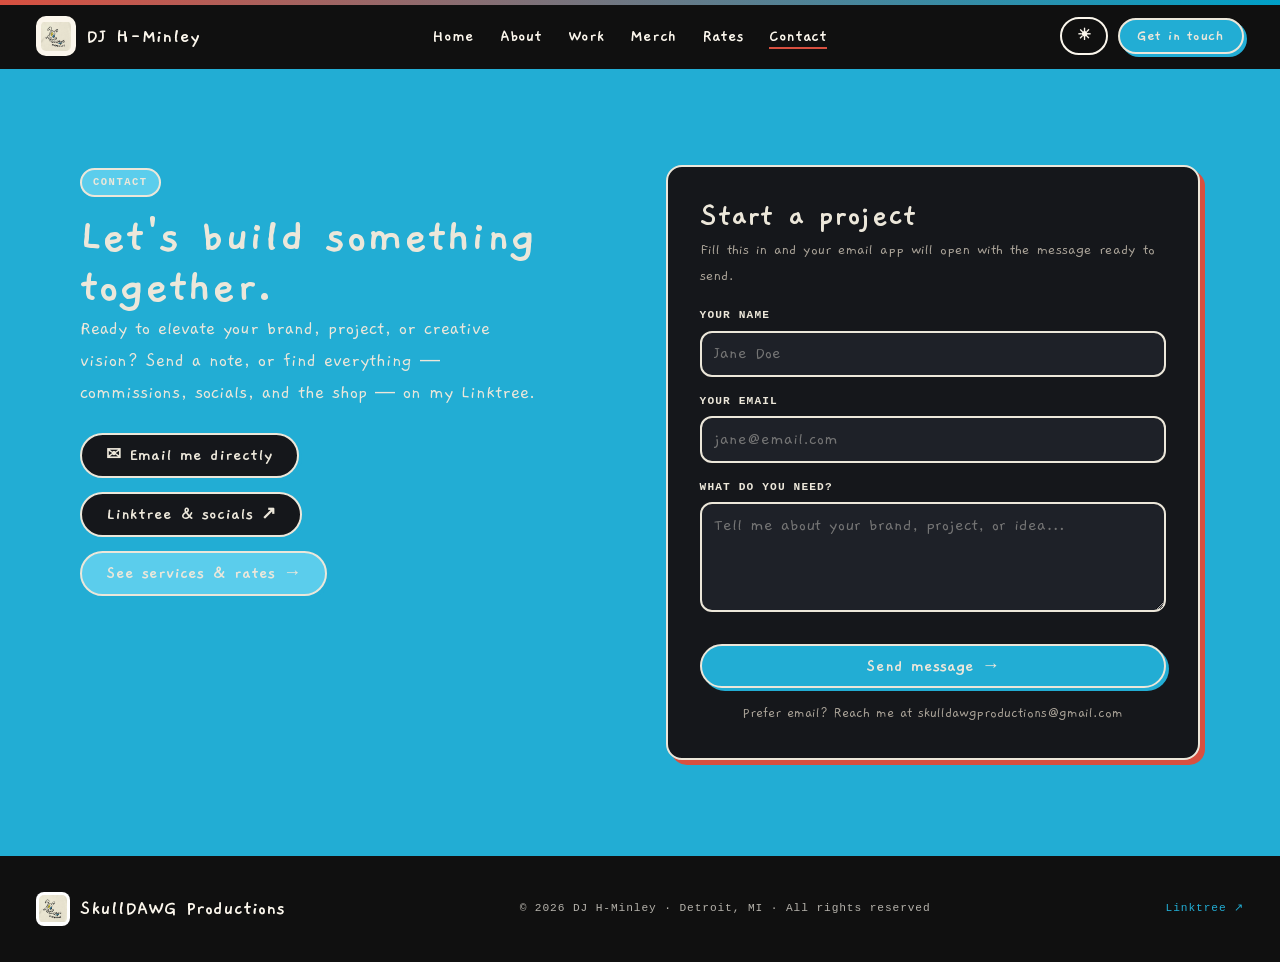
<file: contact.html>
<!DOCTYPE html>
<html lang="en">
<head>
  <meta charset="UTF-8" />
  <meta name="viewport" content="width=device-width, initial-scale=1.0" />
  <title>Contact — DJ Harshaw-Minley | SkullDAWG Productions</title>
  <meta name="description" content="Get in touch with DJ Harshaw-Minley at SkullDAWG Productions to start a branding, web, or design project. Detroit, MI." />
  <meta property="og:title" content="Contact — DJ Harshaw-Minley | SkullDAWG Productions" />
  <meta property="og:description" content="Get in touch with DJ Harshaw-Minley at SkullDAWG Productions to start a branding, web, or design project. Detroit, MI." />
  <meta property="og:type" content="website" />
  <link rel="icon" type="image/jpeg" href="images/skullshirt.jpg" />
  <script>(function(){try{var s=localStorage.getItem('theme');document.documentElement.dataset.theme=s||'dark';}catch(e){document.documentElement.dataset.theme='dark';}})();</script>
  <style>
/* ============================================================
   SkullDAWG Productions — shared site styles
   "hand-drawn riso zine": chunky marker outlines + hard offset
   shadows. Brand palette kept (cyan / yellow / coral / ink on paper).
   One stylesheet, used by every page of the site.
   ============================================================ */

/* ---- FONT: Gaegu (self-hosted). Paths are relative to /assets/ ---- */
@font-face{font-family:'Gaegu';font-style:normal;font-weight:300;font-display:swap;src:url('assets/fonts/Gaegu-Light.woff2') format('woff2');}
@font-face{font-family:'Gaegu';font-style:normal;font-weight:400;font-display:swap;src:url('assets/fonts/Gaegu-Regular.woff2') format('woff2');}
@font-face{font-family:'Gaegu';font-style:normal;font-weight:700;font-display:swap;src:url('assets/fonts/Gaegu-Bold.woff2') format('woff2');}

/* ============================================================ TOKENS */
:root{
  --paper:#f4f1ea; --paper-2:#e9e4d8; --ink:#1b1b1b;
  --cyan:#0e89ad; --yellow:#3aa7c4; --coral:#c0392b; --muted:#6b6459;
  --line:rgba(0,0,0,0.10);
  --bar:#101010; --bar-ink:#FBF6EC;
  --mono: ui-monospace,'SF Mono','SFMono-Regular',Menlo,Consolas,monospace;
  --gap:clamp(1.5rem,4vw,3.25rem); --maxw:1120px;
  --shadow:5px 5px 0 #c0392b; --shadow-sm:3px 3px 0 #0e89ad;
}
[data-theme="dark"]{
  --paper:#15171b; --paper-2:#1e2128; --ink:#ece7da;
  --cyan:#22add4; --yellow:#5bcdec; --coral:#d85040; --muted:#aba499;
  --line:rgba(236,231,218,0.10);
  --bar:#101010; --bar-ink:#FBF6EC;
  --shadow:5px 5px 0 #d85040; --shadow-sm:3px 3px 0 #22add4;
}

*,*::before,*::after{box-sizing:border-box;margin:0;padding:0;}
html{scroll-behavior:smooth;}
body{
  background:var(--paper);
  color:var(--ink);
  font-family:'Gaegu','Comic Sans MS',cursive,sans-serif;
  font-size:clamp(1.05rem,1.7vw,1.2rem);
  line-height:1.6;
  overflow-x:hidden;
  -webkit-font-smoothing:antialiased;
  background-image:radial-gradient(var(--line) 1px,transparent 1px);
  background-size:22px 22px;
  transition:background-color .2s ease,color .2s ease;
}
img{display:block;max-width:100%;height:auto;}
a{color:inherit;text-decoration:none;}
:focus-visible{outline:3px solid var(--coral);outline-offset:3px;border-radius:4px;}

/* ---- typography ---- */
h1,h2,h3{font-weight:700;line-height:1.02;letter-spacing:.005em;}
h1{font-size:clamp(2.6rem,7vw,5rem);}
h2{font-size:clamp(2rem,5vw,3.1rem);}
h3{font-size:clamp(1.45rem,3vw,2.1rem);}
.mono{font-family:var(--mono);font-size:.72rem;letter-spacing:.14em;text-transform:uppercase;font-weight:500;}

/* ---- signature: marker frame ---- */
.frame{border:2.5px solid var(--ink);border-radius:16px;box-shadow:var(--shadow);background:var(--paper);}
.frame--cyan{box-shadow:6px 6px 0 var(--cyan);}
.frame--yellow{box-shadow:6px 6px 0 var(--yellow);}
.frame--coral{box-shadow:6px 6px 0 var(--coral);}
.tilt-l{transform:rotate(-1.5deg);}
.tilt-r{transform:rotate(1.4deg);}

/* ---- tag / pill ---- */
.tag{
  display:inline-block;font-family:var(--mono);font-size:.66rem;letter-spacing:.14em;
  text-transform:uppercase;font-weight:600;padding:4px 11px;
  border:2px solid var(--ink);border-radius:50px;background:var(--yellow);color:var(--ink);
}

/* ---- buttons ---- */
.btn{
  display:inline-flex;align-items:center;gap:.5rem;font-family:'Gaegu',cursive;font-weight:700;
  font-size:1.15rem;line-height:1;padding:.7rem 1.5rem;border:2.5px solid var(--ink);border-radius:50px;
  box-shadow:var(--shadow-sm);cursor:pointer;transition:transform .12s ease,box-shadow .12s ease;
  background:var(--paper);color:var(--ink);
}
.btn:hover{transform:translate(-2px,-2px);box-shadow:6px 6px 0 var(--ink);}
.btn:active{transform:translate(2px,2px);box-shadow:1px 1px 0 var(--ink);}
.btn--cyan{background:var(--cyan);color:var(--ink);}
.btn--coral{background:var(--coral);color:var(--paper);}
.btn--yellow{background:var(--yellow);color:var(--ink);}

/* ============================================================ TOP STRIP */
.strip{height:5px;background:linear-gradient(90deg,#d85040,#00a0c8);}

/* ============================================================ NAV (sticky, shared) */
.nav{
  position:sticky;top:0;z-index:100;
  display:flex;align-items:center;justify-content:space-between;gap:1rem;
  padding:.7rem clamp(1rem,4vw,2.25rem);
  background:var(--bar);color:var(--bar-ink);
  border-bottom:2.5px solid var(--bar);
}
.nav-logo{display:flex;align-items:center;gap:.6rem;font-weight:700;font-size:1.3rem;color:var(--bar-ink);}
.nav-logo img{width:40px;height:40px;object-fit:contain;border:2.5px solid var(--bar-ink);border-radius:10px;background:var(--bar-ink);padding:3px;}
.nav-links{display:flex;align-items:center;gap:1.6rem;list-style:none;}
.nav-links a{
  font-size:1.12rem;font-weight:700;padding-bottom:2px;color:var(--bar-ink);
  border-bottom:2.5px solid transparent;transition:border-color .15s;
}
.nav-links a:hover{border-bottom-color:var(--cyan);}
.nav-links a[aria-current="page"]{border-bottom-color:var(--coral);}
.nav-right{display:flex;gap:.6rem;align-items:center;}
.theme-toggle{
  min-width:3rem;justify-content:center;padding:.55rem .85rem;font-size:1rem;
  box-shadow:none;border-color:var(--bar-ink);background:transparent;color:var(--bar-ink);
}
.theme-toggle:hover{transform:none;box-shadow:none;border-color:var(--cyan);}
.nav-cta{font-size:1rem;padding:.5rem 1.1rem;}
.nav-burger{
  display:none;background:var(--bar-ink);color:var(--bar);border:2.5px solid var(--bar-ink);
  border-radius:10px;width:44px;height:44px;cursor:pointer;align-items:center;justify-content:center;
  font-size:1.4rem;line-height:1;
}
.nav-mobile{
  display:none;flex-direction:column;gap:.25rem;
  background:var(--bar);color:var(--bar-ink);border-bottom:2.5px solid var(--bar-ink);
  padding:.5rem clamp(1rem,4vw,2.25rem) 1.25rem;
}
.nav-mobile.open{display:flex;}
.nav-mobile a{
  font-size:1.35rem;font-weight:700;padding:.5rem 0;color:var(--bar-ink);
  border-bottom:1.5px solid rgba(251,246,236,.18);
}
.nav-mobile a[aria-current="page"]{color:var(--cyan);}

/* ============================================================ LAYOUT */
.container{max-width:var(--maxw);margin:0 auto;}
.narrow{max-width:880px;margin:0 auto;}
.section{padding:clamp(3.5rem,8vw,6rem) clamp(1.1rem,4vw,2.25rem);}
.section + .section{border-top:2.5px solid var(--ink);}
.section-head{display:flex;align-items:baseline;gap:1rem;margin-bottom:2.5rem;flex-wrap:wrap;}
.section--alt{background:var(--paper-2);}

/* underline scribble accent */
.scribble{position:relative;display:inline;}
.scribble::after{
  content:"";position:absolute;left:-2%;right:-2%;bottom:.04em;height:.28em;
  background:var(--coral);z-index:-1;border-radius:50px;transform:rotate(-1deg);
}

/* ============================================================ HERO */
.hero{
  max-width:var(--maxw);margin:0 auto;min-height:78svh;display:grid;
  grid-template-columns:1.15fr .85fr;align-items:center;gap:var(--gap);
  padding:clamp(3rem,7vw,5rem) clamp(1.1rem,4vw,2.25rem);
}
.hero-eyebrow{display:flex;align-items:center;gap:.7rem;margin-bottom:1.4rem;flex-wrap:wrap;}
.hero-eyebrow .dot{width:9px;height:9px;border-radius:50%;background:var(--cyan);border:2px solid var(--ink);}
.hero h1{margin-bottom:1.1rem;}
.hero h1 .cy{color:var(--cyan);}
.hero-sub{font-size:1.3rem;color:var(--ink);max-width:34ch;margin-bottom:2rem;}
.hero-actions{display:flex;gap:.9rem;flex-wrap:wrap;}
.hero-visual{position:relative;display:flex;justify-content:center;align-items:center;}
.badge{width:min(360px,100%);overflow:hidden;}
.badge-img{width:100%;aspect-ratio:1;object-fit:contain;padding:1.75rem;background:#fff;border-bottom:2.5px solid var(--ink);}
.badge-foot{padding:.9rem 1.2rem;}
.badge-foot .nm{font-size:1.4rem;font-weight:700;line-height:1;}
.badge-foot .st{font-family:var(--mono);font-size:.68rem;letter-spacing:.12em;color:var(--muted);margin-top:4px;}
.blob{position:absolute;border-radius:50%;border:2.5px solid var(--ink);pointer-events:none;}
.blob-1{width:84px;height:84px;background:var(--yellow);top:-18px;right:6%;animation:bob 7s ease-in-out infinite;}
.blob-2{width:54px;height:54px;background:var(--coral);bottom:4%;left:2%;animation:bob 6s ease-in-out -3s infinite;}
@keyframes bob{0%,100%{transform:translateY(0) rotate(0);}50%{transform:translateY(-12px) rotate(10deg);}}

/* ============================================================ HOME TEASER CARDS */
.teasers{display:grid;grid-template-columns:repeat(auto-fit,minmax(240px,1fr));gap:1.2rem;}
.teaser{padding:1.6rem;background:var(--paper);transition:transform .12s ease,box-shadow .12s ease;display:flex;flex-direction:column;gap:.5rem;}
.teaser:hover{transform:translate(-2px,-2px);box-shadow:6px 6px 0 var(--cyan);}
.teaser .ic{font-size:1.8rem;}
.teaser h3{font-size:1.55rem;}
.teaser p{font-size:1.02rem;color:var(--muted);line-height:1.4;flex:1;}
.teaser .go{font-family:var(--mono);font-size:.7rem;letter-spacing:.12em;text-transform:uppercase;color:var(--coral);font-weight:700;}

/* ============================================================ ABOUT */
.about-grid{display:grid;grid-template-columns:.85fr 1.15fr;gap:var(--gap);align-items:center;}
.about-photo{overflow:hidden;aspect-ratio:4/5;}
.about-photo img{width:100%;height:100%;object-fit:cover;object-position:top center;}
.about-copy p{margin-bottom:1rem;max-width:56ch;}
.about-copy strong{color:var(--ink);background:var(--cyan);padding:0 4px;border-radius:4px;}
.about-copy .btn{margin-top:.75rem;}

/* ============================================================ SKILLS */
.skills-grid{display:grid;grid-template-columns:repeat(auto-fill,minmax(230px,1fr));gap:1.1rem;}
.skill{padding:1.4rem;background:var(--paper);transition:transform .12s ease,box-shadow .12s ease;}
.skill:hover{transform:translate(-2px,-2px);box-shadow:6px 6px 0 var(--cyan);}
.skill-ic{width:52px;height:52px;border-radius:12px;border:2.5px solid var(--ink);display:flex;align-items:center;justify-content:center;font-size:1.5rem;margin-bottom:.85rem;background:var(--yellow);}
.skill h3{font-size:1.5rem;margin-bottom:.2rem;}
.skill p{font-size:1.05rem;color:var(--muted);line-height:1.4;}

/* ============================================================ WORK */
.group-label{display:flex;align-items:center;gap:.9rem;margin:3.5rem 0 1.75rem;}
.group-label:first-of-type{margin-top:0;}
.group-label .mono{white-space:nowrap;color:var(--muted);}
.group-label .ln{flex:1;height:2.5px;background:var(--ink);border-radius:50px;}
.project{display:grid;grid-template-columns:1fr 1fr;gap:var(--gap);align-items:center;margin-bottom:1.5rem;}
.project.flip .project-media{order:2;}
.project-media{overflow:hidden;display:flex;align-items:center;justify-content:center;background:var(--paper-2);min-height:320px;}
.project-media img{width:100%;height:100%;object-fit:contain;object-position:center;transition:transform .5s ease;}
.project:hover .project-media img{transform:scale(1.04);}
.project-year{font-family:var(--mono);font-size:.72rem;letter-spacing:.12em;color:var(--coral);font-weight:700;margin-bottom:.5rem;}
.project-body h3{margin-bottom:.6rem;}
.project-body > p{color:var(--ink);max-width:46ch;}
.project-body em{font-style:normal;background:var(--yellow);padding:0 3px;border-radius:3px;}
.gallery{display:grid;grid-template-columns:repeat(auto-fill,minmax(200px,1fr));gap:.9rem;margin:1.25rem 0 .5rem;}
.g-item{overflow:hidden;aspect-ratio:1;cursor:zoom-in;background:var(--paper-2);display:flex;align-items:center;justify-content:center;}
.g-item img{width:100%;height:100%;object-fit:contain;object-position:center;transition:transform .35s ease;}
.g-item:hover img{transform:scale(1.07);}

/* ============================================================ MERCH */
.merch-grid{display:grid;grid-template-columns:repeat(3,1fr);gap:1.1rem;margin-bottom:2.25rem;}
.merch-item{overflow:hidden;background:var(--paper);transition:transform .12s ease,box-shadow .12s ease;display:flex;align-items:center;justify-content:center;min-height:280px;}
.merch-item:hover{transform:translate(-2px,-2px);box-shadow:6px 6px 0 var(--coral);}
.merch-item img{width:100%;height:100%;object-fit:contain;object-position:center;}

/* ============================================================ RATES (services list) */
.rates-note{margin:0 0 2rem;padding:.9rem 1.1rem;background:var(--paper-2);border:2.5px solid var(--ink);border-left:6px solid var(--coral);border-radius:0 10px 10px 0;font-size:1rem;}
.rates-block{margin-bottom:2.6rem;}
.rates-block .lead{color:var(--muted);margin:.7rem 0 1.3rem;max-width:62ch;font-size:1.02rem;}
.item{display:flex;flex-wrap:wrap;align-items:baseline;justify-content:space-between;gap:.4rem 1.5rem;padding:1rem 0;border-top:1.5px solid var(--line);}
.item:first-of-type{border-top:none;}
.item .info{flex:1 1 320px;min-width:0;}
.item .name{font-weight:700;font-size:1.2rem;}
.item .desc{color:var(--muted);font-size:1rem;margin-top:.1em;}
.item .price{flex:0 0 auto;color:var(--coral);font-weight:700;font-size:1.25rem;white-space:nowrap;}
.item .price small{display:block;color:var(--muted);font-weight:400;font-size:.72rem;text-align:right;}
.steps{display:grid;grid-template-columns:repeat(auto-fit,minmax(210px,1fr));gap:1rem;}
.step{background:var(--paper);border:2.5px solid var(--ink);border-radius:12px;padding:1.2rem;}
.step .num{color:var(--coral);font-weight:700;font-family:var(--mono);font-size:.8rem;letter-spacing:.1em;}
.step h3{margin:.3em 0;font-size:1.3rem;}
.step p{margin:0;color:var(--muted);font-size:1rem;}
.terms{list-style:none;padding:0;margin:0;display:grid;gap:.7rem;}
.terms li{padding-left:1.5em;position:relative;}
.terms li::before{content:"\2022";color:var(--coral);position:absolute;left:.2em;font-weight:700;}

/* ============================================================ CONTACT */
.contact{background:var(--cyan);}
.contact .section-head h2,.contact .contact-lead{color:var(--ink);}
.contact-grid{display:grid;grid-template-columns:1fr 1fr;gap:var(--gap);align-items:start;}
.contact-lead{font-size:1.25rem;max-width:38ch;margin-bottom:1.5rem;}
.contact-links{display:flex;flex-direction:column;gap:.9rem;align-items:flex-start;}
.form{background:var(--paper);padding:clamp(1.3rem,3vw,2rem);}
.form h3{margin-bottom:.3rem;}
.form .hint{color:var(--muted);font-size:1rem;margin-bottom:1.1rem;}
.field{margin-bottom:1rem;}
.field label{display:block;font-family:var(--mono);font-size:.7rem;letter-spacing:.1em;text-transform:uppercase;font-weight:700;margin-bottom:.35rem;}
.field input,.field textarea{width:100%;font-family:'Gaegu',cursive;font-size:1.15rem;color:var(--ink);background:var(--paper-2);border:2.5px solid var(--ink);border-radius:12px;padding:.6rem .8rem;}
.field textarea{resize:vertical;min-height:110px;}
.field input:focus,.field textarea:focus{outline:none;box-shadow:var(--shadow-sm);}
.form .btn{width:100%;justify-content:center;margin-top:.3rem;}
.form-note{font-size:.95rem;color:var(--muted);margin-top:.8rem;text-align:center;}

/* ============================================================ FOOTER */
.footer{
  background:var(--bar);color:var(--bar-ink);
  padding:2.25rem clamp(1.1rem,4vw,2.25rem);
  display:flex;align-items:center;justify-content:space-between;gap:1rem;flex-wrap:wrap;
}
.footer .brand{display:flex;align-items:center;gap:.6rem;font-weight:700;font-size:1.3rem;}
.footer .brand img{width:34px;height:34px;object-fit:contain;background:#fff;border-radius:8px;padding:3px;}
.footer .meta{font-family:var(--mono);font-size:.7rem;letter-spacing:.08em;color:rgba(251,246,236,.7);}
.footer a:hover{color:var(--cyan);}

/* ============================================================ LIGHTBOX */
.lb{position:fixed;inset:0;z-index:200;background:rgba(21,22,26,.94);display:none;align-items:center;justify-content:center;cursor:zoom-out;padding:1.5rem;}
.lb.open{display:flex;}
.lb img{max-width:92vw;max-height:90vh;object-fit:contain;border:3px solid var(--paper);border-radius:10px;}
.lb-x{position:absolute;top:1.1rem;right:1.1rem;width:48px;height:48px;border-radius:12px;border:2.5px solid var(--paper);background:transparent;color:var(--paper);font-size:1.4rem;cursor:pointer;}

/* ---- image fallback placeholder ---- */
.img-ph{
  width:100%;height:100%;min-height:120px;display:flex;flex-direction:column;align-items:center;
  justify-content:center;gap:.4rem;text-align:center;
  background:repeating-linear-gradient(45deg,var(--paper-2),var(--paper-2) 12px,#ece1c9 12px,#ece1c9 24px);
  color:var(--muted);padding:1rem;
}
[data-theme="dark"] .img-ph{background:repeating-linear-gradient(45deg,var(--paper-2),var(--paper-2) 12px,#262a33 12px,#262a33 24px);}
.img-ph .ph-skull{font-size:1.6rem;}
.img-ph .ph-label{font-family:var(--mono);font-size:.62rem;letter-spacing:.1em;text-transform:uppercase;line-height:1.3;}

/* ============================================================ RESPONSIVE */
@media (max-width:900px){
  .nav-links{display:none;}
  .nav-cta{display:none;}
  .nav-burger{display:flex;}
  .hero{grid-template-columns:1fr;min-height:auto;padding-top:3rem;}
  .hero-visual{order:-1;}
  .badge{width:min(280px,82%);}
  .about-grid{grid-template-columns:1fr;}
  .about-photo{aspect-ratio:16/10;max-height:360px;}
  .project,.project.flip{grid-template-columns:1fr;}
  .project.flip .project-media{order:0;}
  .merch-grid{grid-template-columns:repeat(2,1fr);}
  .contact-grid{grid-template-columns:1fr;}
}
@media (max-width:560px){
  body{background-size:18px 18px;}
  .gallery{grid-template-columns:repeat(2,1fr);}
  .footer{flex-direction:column;align-items:flex-start;}
  .hero-sub{font-size:1.15rem;}
  .item .price{flex-basis:100%;}
  .item .price small{text-align:left;}
}
@media (prefers-reduced-motion:reduce){
  *{animation:none !important;}
  html{scroll-behavior:auto;}
}

  </style>
</head>
<body>
  <div class="strip"></div>

  <nav class="nav">
    <a class="nav-logo" href="index.html">
      <img class="js-img" src="images/skullshirt.jpg" alt="SkullDAWG Productions logo" />
      DJ&nbsp;H-Minley
    </a>
    <ul class="nav-links">
      <li><a href="index.html">Home</a></li>
      <li><a href="about.html">About</a></li>
      <li><a href="work.html">Work</a></li>
      <li><a href="merch.html">Merch</a></li>
      <li><a href="rates.html">Rates</a></li>
      <li><a href="contact.html">Contact</a></li>
    </ul>
    <div class="nav-right">
      <button type="button" class="btn theme-toggle" aria-label="Switch to light mode">🌙</button>
      <a class="btn btn--cyan nav-cta" href="contact.html">Get in touch</a>
      <button class="nav-burger" aria-label="Menu" aria-expanded="false">☰</button>
    </div>
  </nav>
  <div class="nav-mobile">
    <a href="index.html">Home</a>
    <a href="about.html">About</a>
    <a href="work.html">Work</a>
    <a href="merch.html">Merch</a>
    <a href="rates.html">Rates</a>
    <a href="contact.html">Contact</a>
    <a href="https://linktr.ee/skulldawgproductions" target="_blank" rel="noopener">Linktree ↗</a>
  </div>
  <main>
    <section class="section contact">
      <div class="container">
        <div class="contact-grid">
          <div class="contact-text">
            <span class="tag">Contact</span>
            <h2 style="margin-top:.9rem;color:var(--ink);">Let's build something <span class="scribble">together.</span></h2>
            <p class="contact-lead">Ready to elevate your brand, project, or creative vision? Send a note, or find everything — commissions, socials, and the shop — on my Linktree.</p>
            <div class="contact-links">
              <a class="btn" href="mailto:skulldawgproductions@gmail.com">✉ Email me directly</a>
              <a class="btn" href="https://linktr.ee/skulldawgproductions" target="_blank" rel="noopener">Linktree &amp; socials ↗</a>
              <a class="btn btn--yellow" href="rates.html">See services &amp; rates →</a>
            </div>
          </div>

          <form class="form frame" data-mailto="skulldawgproductions@gmail.com" novalidate>
            <h3>Start a project</h3>
            <p class="hint">Fill this in and your email app will open with the message ready to send.</p>
            <div class="field">
              <label for="cf-name">Your name</label>
              <input id="cf-name" type="text" required placeholder="Jane Doe" />
            </div>
            <div class="field">
              <label for="cf-email">Your email</label>
              <input id="cf-email" type="email" required placeholder="jane@email.com" />
            </div>
            <div class="field">
              <label for="cf-msg">What do you need?</label>
              <textarea id="cf-msg" required placeholder="Tell me about your brand, project, or idea…"></textarea>
            </div>
            <button class="btn btn--cyan" type="submit">Send message →</button>
            <p class="form-note">Prefer email? Reach me at skulldawgproductions@gmail.com</p>
          </form>
        </div>
      </div>
    </section>
  </main>
  <footer class="footer">
    <div class="brand">
      <img class="js-img" src="images/skullshirt.jpg" alt="SkullDAWG Productions logo" />
      SkullDAWG Productions
    </div>
    <div class="meta">© <span class="yr"></span> DJ H-Minley · Detroit, MI · All rights reserved</div>
    <a class="meta" href="https://linktr.ee/skulldawgproductions" target="_blank" rel="noopener" style="color:var(--cyan)">Linktree ↗</a>
  </footer>
  <script>document.querySelectorAll('.yr').forEach(function(e){e.textContent=new Date().getFullYear();});</script>
  <script>
/* ============================================================
   SkullDAWG Productions — shared site behaviour
   Theme toggle · mobile menu · lightbox · image fallback
   ============================================================ */
(function () {
  /* ---- THEME ---------------------------------------------------- */
  function setToggleLabel(theme) {
    document.querySelectorAll('.theme-toggle').forEach(function (btn) {
      btn.textContent = theme === 'dark' ? '☀' : '🌙';
      btn.setAttribute('aria-label', 'Switch to ' + (theme === 'dark' ? 'light' : 'dark') + ' mode');
    });
  }
  function applyTheme(theme) {
    document.documentElement.dataset.theme = theme;
    try { localStorage.setItem('theme', theme); } catch (e) {}
    setToggleLabel(theme);
  }
  var current = document.documentElement.dataset.theme || 'dark';
  setToggleLabel(current);
  document.addEventListener('click', function (e) {
    var t = e.target.closest && e.target.closest('.theme-toggle');
    if (!t) return;
    applyTheme(document.documentElement.dataset.theme === 'dark' ? 'light' : 'dark');
  });

  /* ---- ACTIVE NAV LINK ----------------------------------------- */
  var here = (location.pathname.split('/').pop() || 'index.html').toLowerCase();
  if (here === '') here = 'index.html';
  document.querySelectorAll('.nav-links a, .nav-mobile a').forEach(function (a) {
    var href = (a.getAttribute('href') || '').toLowerCase();
    if (href === here) a.setAttribute('aria-current', 'page');
  });

  /* ---- MOBILE MENU --------------------------------------------- */
  var burger = document.querySelector('.nav-burger');
  var mobile = document.querySelector('.nav-mobile');
  if (burger && mobile) {
    burger.addEventListener('click', function () {
      var open = mobile.classList.toggle('open');
      burger.setAttribute('aria-expanded', open ? 'true' : 'false');
      burger.textContent = open ? '✕' : '☰';
    });
    mobile.addEventListener('click', function (e) {
      if (e.target.tagName === 'A') {
        mobile.classList.remove('open');
        burger.setAttribute('aria-expanded', 'false');
        burger.textContent = '☰';
      }
    });
  }

  /* ---- IMAGE FALLBACK ------------------------------------------ */
  /* Any <img class="js-img"> that fails to load is replaced with a
     labelled placeholder, so the layout holds before /images deploys. */
  function fallback(img) {
    var ph = document.createElement('div');
    ph.className = 'img-ph ' + (img.className.replace('js-img', '').trim());
    ph.setAttribute('role', 'img');
    ph.setAttribute('aria-label', img.alt || '');
    ph.innerHTML = '<span class="ph-skull">\uD83D\uDC15\u200D\uD83E\uDDBA</span>' +
                   '<span class="ph-label">' + (img.alt || '') + '</span>';
    if (img.parentNode) img.parentNode.replaceChild(ph, img);
  }
  document.querySelectorAll('img.js-img').forEach(function (img) {
    if (img.complete && img.naturalWidth === 0) { fallback(img); return; }
    img.addEventListener('error', function () { fallback(img); });
  });

  /* ---- LIGHTBOX ------------------------------------------------- */
  var lb = document.querySelector('.lb');
  if (lb) {
    var lbImg = lb.querySelector('img');
    function openLb(src, alt) { lbImg.src = src; lbImg.alt = alt || ''; lb.classList.add('open'); document.body.style.overflow = 'hidden'; }
    function closeLb() { lb.classList.remove('open'); document.body.style.overflow = ''; }
    document.querySelectorAll('.g-item').forEach(function (item) {
      item.addEventListener('click', function () {
        var img = item.querySelector('img');
        if (img && img.src) openLb(img.src, img.alt);
      });
    });
    lb.addEventListener('click', function (e) { if (e.target !== lbImg) closeLb(); });
    document.addEventListener('keydown', function (e) { if (e.key === 'Escape') closeLb(); });
  }

  /* ---- CONTACT FORM (mailto, no backend) ------------------------ */
  var form = document.querySelector('[data-mailto]');
  if (form) {
    form.addEventListener('submit', function (e) {
      e.preventDefault();
      var to = form.getAttribute('data-mailto');
      var name = (form.querySelector('#cf-name') || {}).value || '';
      var email = (form.querySelector('#cf-email') || {}).value || '';
      var msg = (form.querySelector('#cf-msg') || {}).value || '';
      var subject = encodeURIComponent('Project inquiry from ' + (name || 'your site'));
      var body = encodeURIComponent('Name: ' + name + '\nEmail: ' + email + '\n\n' + msg);
      window.location.href = 'mailto:' + to + '?subject=' + subject + '&body=' + body;
    });
  }
})();

  </script>
</body>
</html>
</file>
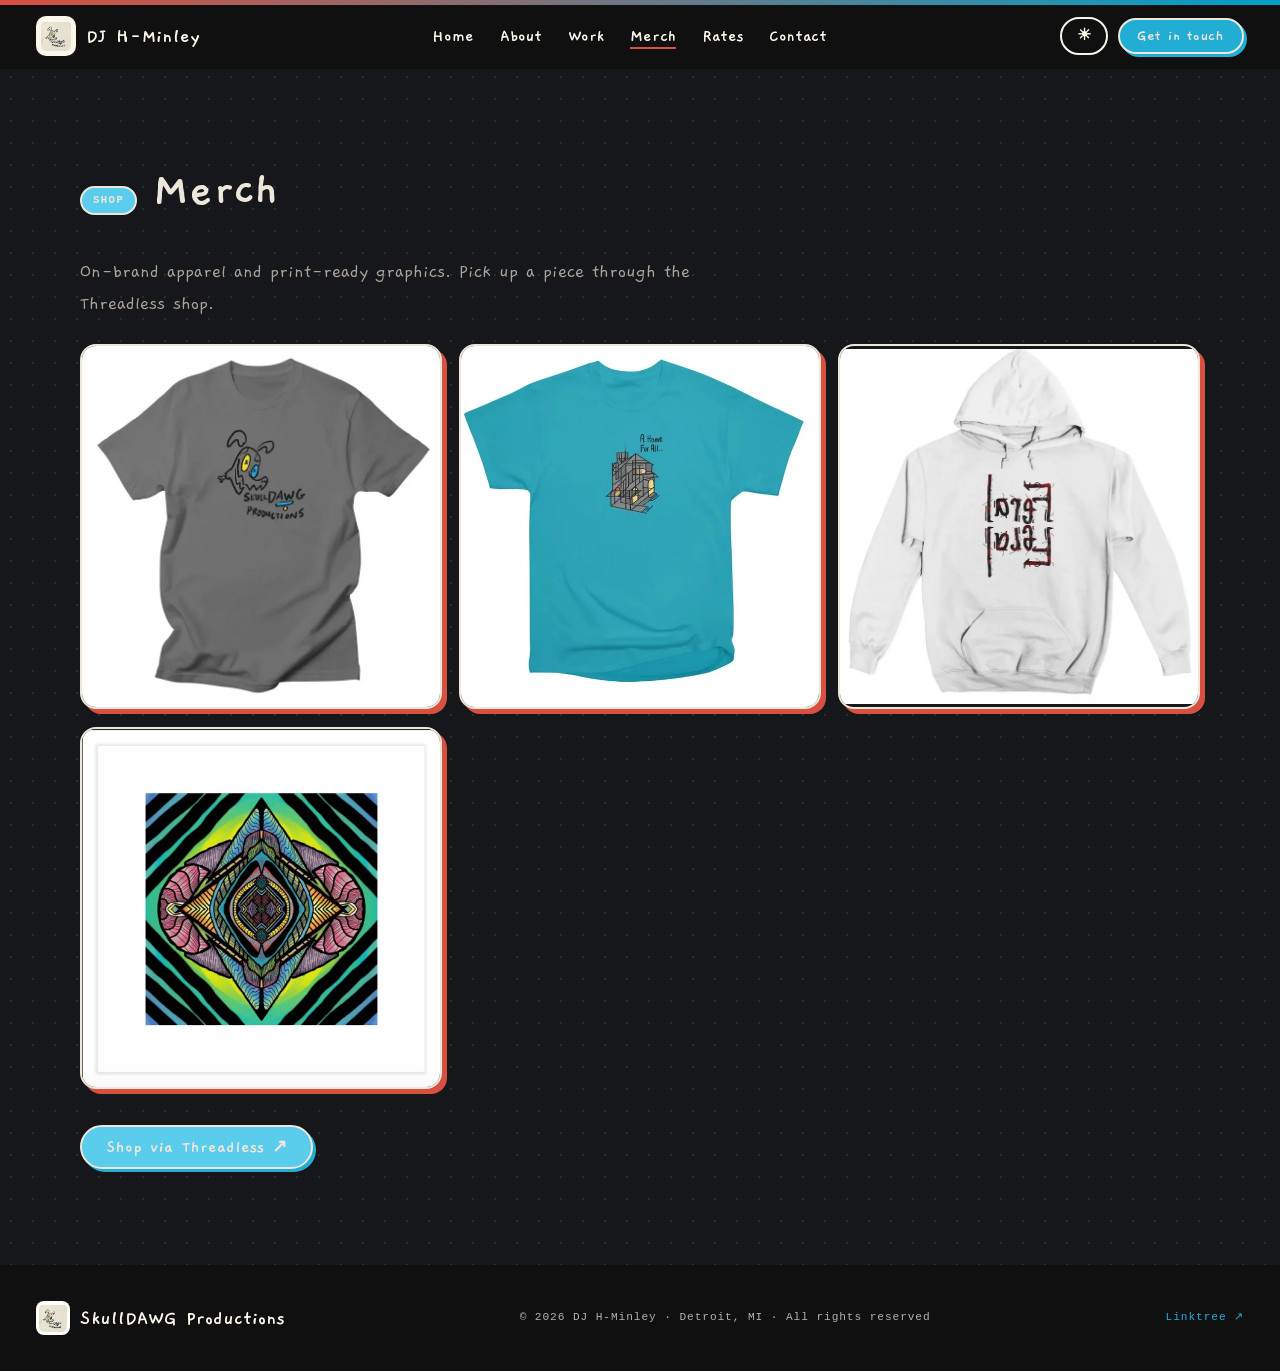
<file: merch.html>
<!DOCTYPE html>
<html lang="en">
<head>
  <meta charset="UTF-8" />
  <meta name="viewport" content="width=device-width, initial-scale=1.0" />
  <title>Merch — SkullDAWG Productions</title>
  <meta name="description" content="SkullDAWG Productions apparel and print-ready graphics, available through Threadless." />
  <meta property="og:title" content="Merch — SkullDAWG Productions" />
  <meta property="og:description" content="SkullDAWG Productions apparel and print-ready graphics, available through Threadless." />
  <meta property="og:type" content="website" />
  <link rel="icon" type="image/jpeg" href="images/skullshirt.jpg" />
  <script>(function(){try{var s=localStorage.getItem('theme');document.documentElement.dataset.theme=s||'dark';}catch(e){document.documentElement.dataset.theme='dark';}})();</script>
  <style>
/* ============================================================
   SkullDAWG Productions — shared site styles
   "hand-drawn riso zine": chunky marker outlines + hard offset
   shadows. Brand palette kept (cyan / yellow / coral / ink on paper).
   One stylesheet, used by every page of the site.
   ============================================================ */

/* ---- FONT: Gaegu (self-hosted). Paths are relative to /assets/ ---- */
@font-face{font-family:'Gaegu';font-style:normal;font-weight:300;font-display:swap;src:url('assets/fonts/Gaegu-Light.woff2') format('woff2');}
@font-face{font-family:'Gaegu';font-style:normal;font-weight:400;font-display:swap;src:url('assets/fonts/Gaegu-Regular.woff2') format('woff2');}
@font-face{font-family:'Gaegu';font-style:normal;font-weight:700;font-display:swap;src:url('assets/fonts/Gaegu-Bold.woff2') format('woff2');}

/* ============================================================ TOKENS */
:root{
  --paper:#f4f1ea; --paper-2:#e9e4d8; --ink:#1b1b1b;
  --cyan:#0e89ad; --yellow:#3aa7c4; --coral:#c0392b; --muted:#6b6459;
  --line:rgba(0,0,0,0.10);
  --bar:#101010; --bar-ink:#FBF6EC;
  --mono: ui-monospace,'SF Mono','SFMono-Regular',Menlo,Consolas,monospace;
  --gap:clamp(1.5rem,4vw,3.25rem); --maxw:1120px;
  --shadow:5px 5px 0 #c0392b; --shadow-sm:3px 3px 0 #0e89ad;
}
[data-theme="dark"]{
  --paper:#15171b; --paper-2:#1e2128; --ink:#ece7da;
  --cyan:#22add4; --yellow:#5bcdec; --coral:#d85040; --muted:#aba499;
  --line:rgba(236,231,218,0.10);
  --bar:#101010; --bar-ink:#FBF6EC;
  --shadow:5px 5px 0 #d85040; --shadow-sm:3px 3px 0 #22add4;
}

*,*::before,*::after{box-sizing:border-box;margin:0;padding:0;}
html{scroll-behavior:smooth;}
body{
  background:var(--paper);
  color:var(--ink);
  font-family:'Gaegu','Comic Sans MS',cursive,sans-serif;
  font-size:clamp(1.05rem,1.7vw,1.2rem);
  line-height:1.6;
  overflow-x:hidden;
  -webkit-font-smoothing:antialiased;
  background-image:radial-gradient(var(--line) 1px,transparent 1px);
  background-size:22px 22px;
  transition:background-color .2s ease,color .2s ease;
}
img{display:block;max-width:100%;height:auto;}
a{color:inherit;text-decoration:none;}
:focus-visible{outline:3px solid var(--coral);outline-offset:3px;border-radius:4px;}

/* ---- typography ---- */
h1,h2,h3{font-weight:700;line-height:1.02;letter-spacing:.005em;}
h1{font-size:clamp(2.6rem,7vw,5rem);}
h2{font-size:clamp(2rem,5vw,3.1rem);}
h3{font-size:clamp(1.45rem,3vw,2.1rem);}
.mono{font-family:var(--mono);font-size:.72rem;letter-spacing:.14em;text-transform:uppercase;font-weight:500;}

/* ---- signature: marker frame ---- */
.frame{border:2.5px solid var(--ink);border-radius:16px;box-shadow:var(--shadow);background:var(--paper);}
.frame--cyan{box-shadow:6px 6px 0 var(--cyan);}
.frame--yellow{box-shadow:6px 6px 0 var(--yellow);}
.frame--coral{box-shadow:6px 6px 0 var(--coral);}
.tilt-l{transform:rotate(-1.5deg);}
.tilt-r{transform:rotate(1.4deg);}

/* ---- tag / pill ---- */
.tag{
  display:inline-block;font-family:var(--mono);font-size:.66rem;letter-spacing:.14em;
  text-transform:uppercase;font-weight:600;padding:4px 11px;
  border:2px solid var(--ink);border-radius:50px;background:var(--yellow);color:var(--ink);
}

/* ---- buttons ---- */
.btn{
  display:inline-flex;align-items:center;gap:.5rem;font-family:'Gaegu',cursive;font-weight:700;
  font-size:1.15rem;line-height:1;padding:.7rem 1.5rem;border:2.5px solid var(--ink);border-radius:50px;
  box-shadow:var(--shadow-sm);cursor:pointer;transition:transform .12s ease,box-shadow .12s ease;
  background:var(--paper);color:var(--ink);
}
.btn:hover{transform:translate(-2px,-2px);box-shadow:6px 6px 0 var(--ink);}
.btn:active{transform:translate(2px,2px);box-shadow:1px 1px 0 var(--ink);}
.btn--cyan{background:var(--cyan);color:var(--ink);}
.btn--coral{background:var(--coral);color:var(--paper);}
.btn--yellow{background:var(--yellow);color:var(--ink);}

/* ============================================================ TOP STRIP */
.strip{height:5px;background:linear-gradient(90deg,#d85040,#00a0c8);}

/* ============================================================ NAV (sticky, shared) */
.nav{
  position:sticky;top:0;z-index:100;
  display:flex;align-items:center;justify-content:space-between;gap:1rem;
  padding:.7rem clamp(1rem,4vw,2.25rem);
  background:var(--bar);color:var(--bar-ink);
  border-bottom:2.5px solid var(--bar);
}
.nav-logo{display:flex;align-items:center;gap:.6rem;font-weight:700;font-size:1.3rem;color:var(--bar-ink);}
.nav-logo img{width:40px;height:40px;object-fit:contain;border:2.5px solid var(--bar-ink);border-radius:10px;background:var(--bar-ink);padding:3px;}
.nav-links{display:flex;align-items:center;gap:1.6rem;list-style:none;}
.nav-links a{
  font-size:1.12rem;font-weight:700;padding-bottom:2px;color:var(--bar-ink);
  border-bottom:2.5px solid transparent;transition:border-color .15s;
}
.nav-links a:hover{border-bottom-color:var(--cyan);}
.nav-links a[aria-current="page"]{border-bottom-color:var(--coral);}
.nav-right{display:flex;gap:.6rem;align-items:center;}
.theme-toggle{
  min-width:3rem;justify-content:center;padding:.55rem .85rem;font-size:1rem;
  box-shadow:none;border-color:var(--bar-ink);background:transparent;color:var(--bar-ink);
}
.theme-toggle:hover{transform:none;box-shadow:none;border-color:var(--cyan);}
.nav-cta{font-size:1rem;padding:.5rem 1.1rem;}
.nav-burger{
  display:none;background:var(--bar-ink);color:var(--bar);border:2.5px solid var(--bar-ink);
  border-radius:10px;width:44px;height:44px;cursor:pointer;align-items:center;justify-content:center;
  font-size:1.4rem;line-height:1;
}
.nav-mobile{
  display:none;flex-direction:column;gap:.25rem;
  background:var(--bar);color:var(--bar-ink);border-bottom:2.5px solid var(--bar-ink);
  padding:.5rem clamp(1rem,4vw,2.25rem) 1.25rem;
}
.nav-mobile.open{display:flex;}
.nav-mobile a{
  font-size:1.35rem;font-weight:700;padding:.5rem 0;color:var(--bar-ink);
  border-bottom:1.5px solid rgba(251,246,236,.18);
}
.nav-mobile a[aria-current="page"]{color:var(--cyan);}

/* ============================================================ LAYOUT */
.container{max-width:var(--maxw);margin:0 auto;}
.narrow{max-width:880px;margin:0 auto;}
.section{padding:clamp(3.5rem,8vw,6rem) clamp(1.1rem,4vw,2.25rem);}
.section + .section{border-top:2.5px solid var(--ink);}
.section-head{display:flex;align-items:baseline;gap:1rem;margin-bottom:2.5rem;flex-wrap:wrap;}
.section--alt{background:var(--paper-2);}

/* underline scribble accent */
.scribble{position:relative;display:inline;}
.scribble::after{
  content:"";position:absolute;left:-2%;right:-2%;bottom:.04em;height:.28em;
  background:var(--coral);z-index:-1;border-radius:50px;transform:rotate(-1deg);
}

/* ============================================================ HERO */
.hero{
  max-width:var(--maxw);margin:0 auto;min-height:78svh;display:grid;
  grid-template-columns:1.15fr .85fr;align-items:center;gap:var(--gap);
  padding:clamp(3rem,7vw,5rem) clamp(1.1rem,4vw,2.25rem);
}
.hero-eyebrow{display:flex;align-items:center;gap:.7rem;margin-bottom:1.4rem;flex-wrap:wrap;}
.hero-eyebrow .dot{width:9px;height:9px;border-radius:50%;background:var(--cyan);border:2px solid var(--ink);}
.hero h1{margin-bottom:1.1rem;}
.hero h1 .cy{color:var(--cyan);}
.hero-sub{font-size:1.3rem;color:var(--ink);max-width:34ch;margin-bottom:2rem;}
.hero-actions{display:flex;gap:.9rem;flex-wrap:wrap;}
.hero-visual{position:relative;display:flex;justify-content:center;align-items:center;}
.badge{width:min(360px,100%);overflow:hidden;}
.badge-img{width:100%;aspect-ratio:1;object-fit:contain;padding:1.75rem;background:#fff;border-bottom:2.5px solid var(--ink);}
.badge-foot{padding:.9rem 1.2rem;}
.badge-foot .nm{font-size:1.4rem;font-weight:700;line-height:1;}
.badge-foot .st{font-family:var(--mono);font-size:.68rem;letter-spacing:.12em;color:var(--muted);margin-top:4px;}
.blob{position:absolute;border-radius:50%;border:2.5px solid var(--ink);pointer-events:none;}
.blob-1{width:84px;height:84px;background:var(--yellow);top:-18px;right:6%;animation:bob 7s ease-in-out infinite;}
.blob-2{width:54px;height:54px;background:var(--coral);bottom:4%;left:2%;animation:bob 6s ease-in-out -3s infinite;}
@keyframes bob{0%,100%{transform:translateY(0) rotate(0);}50%{transform:translateY(-12px) rotate(10deg);}}

/* ============================================================ HOME TEASER CARDS */
.teasers{display:grid;grid-template-columns:repeat(auto-fit,minmax(240px,1fr));gap:1.2rem;}
.teaser{padding:1.6rem;background:var(--paper);transition:transform .12s ease,box-shadow .12s ease;display:flex;flex-direction:column;gap:.5rem;}
.teaser:hover{transform:translate(-2px,-2px);box-shadow:6px 6px 0 var(--cyan);}
.teaser .ic{font-size:1.8rem;}
.teaser h3{font-size:1.55rem;}
.teaser p{font-size:1.02rem;color:var(--muted);line-height:1.4;flex:1;}
.teaser .go{font-family:var(--mono);font-size:.7rem;letter-spacing:.12em;text-transform:uppercase;color:var(--coral);font-weight:700;}

/* ============================================================ ABOUT */
.about-grid{display:grid;grid-template-columns:.85fr 1.15fr;gap:var(--gap);align-items:center;}
.about-photo{overflow:hidden;aspect-ratio:4/5;}
.about-photo img{width:100%;height:100%;object-fit:cover;object-position:top center;}
.about-copy p{margin-bottom:1rem;max-width:56ch;}
.about-copy strong{color:var(--ink);background:var(--cyan);padding:0 4px;border-radius:4px;}
.about-copy .btn{margin-top:.75rem;}

/* ============================================================ SKILLS */
.skills-grid{display:grid;grid-template-columns:repeat(auto-fill,minmax(230px,1fr));gap:1.1rem;}
.skill{padding:1.4rem;background:var(--paper);transition:transform .12s ease,box-shadow .12s ease;}
.skill:hover{transform:translate(-2px,-2px);box-shadow:6px 6px 0 var(--cyan);}
.skill-ic{width:52px;height:52px;border-radius:12px;border:2.5px solid var(--ink);display:flex;align-items:center;justify-content:center;font-size:1.5rem;margin-bottom:.85rem;background:var(--yellow);}
.skill h3{font-size:1.5rem;margin-bottom:.2rem;}
.skill p{font-size:1.05rem;color:var(--muted);line-height:1.4;}

/* ============================================================ WORK */
.group-label{display:flex;align-items:center;gap:.9rem;margin:3.5rem 0 1.75rem;}
.group-label:first-of-type{margin-top:0;}
.group-label .mono{white-space:nowrap;color:var(--muted);}
.group-label .ln{flex:1;height:2.5px;background:var(--ink);border-radius:50px;}
.project{display:grid;grid-template-columns:1fr 1fr;gap:var(--gap);align-items:center;margin-bottom:1.5rem;}
.project.flip .project-media{order:2;}
.project-media{overflow:hidden;display:flex;align-items:center;justify-content:center;background:var(--paper-2);min-height:320px;}
.project-media img{width:100%;height:100%;object-fit:contain;object-position:center;transition:transform .5s ease;}
.project:hover .project-media img{transform:scale(1.04);}
.project-year{font-family:var(--mono);font-size:.72rem;letter-spacing:.12em;color:var(--coral);font-weight:700;margin-bottom:.5rem;}
.project-body h3{margin-bottom:.6rem;}
.project-body > p{color:var(--ink);max-width:46ch;}
.project-body em{font-style:normal;background:var(--yellow);padding:0 3px;border-radius:3px;}
.gallery{display:grid;grid-template-columns:repeat(auto-fill,minmax(200px,1fr));gap:.9rem;margin:1.25rem 0 .5rem;}
.g-item{overflow:hidden;aspect-ratio:1;cursor:zoom-in;background:var(--paper-2);display:flex;align-items:center;justify-content:center;}
.g-item img{width:100%;height:100%;object-fit:contain;object-position:center;transition:transform .35s ease;}
.g-item:hover img{transform:scale(1.07);}

/* ============================================================ MERCH */
.merch-grid{display:grid;grid-template-columns:repeat(3,1fr);gap:1.1rem;margin-bottom:2.25rem;}
.merch-item{overflow:hidden;background:var(--paper);transition:transform .12s ease,box-shadow .12s ease;display:flex;align-items:center;justify-content:center;min-height:280px;}
.merch-item:hover{transform:translate(-2px,-2px);box-shadow:6px 6px 0 var(--coral);}
.merch-item img{width:100%;height:100%;object-fit:contain;object-position:center;}

/* ============================================================ RATES (services list) */
.rates-note{margin:0 0 2rem;padding:.9rem 1.1rem;background:var(--paper-2);border:2.5px solid var(--ink);border-left:6px solid var(--coral);border-radius:0 10px 10px 0;font-size:1rem;}
.rates-block{margin-bottom:2.6rem;}
.rates-block .lead{color:var(--muted);margin:.7rem 0 1.3rem;max-width:62ch;font-size:1.02rem;}
.item{display:flex;flex-wrap:wrap;align-items:baseline;justify-content:space-between;gap:.4rem 1.5rem;padding:1rem 0;border-top:1.5px solid var(--line);}
.item:first-of-type{border-top:none;}
.item .info{flex:1 1 320px;min-width:0;}
.item .name{font-weight:700;font-size:1.2rem;}
.item .desc{color:var(--muted);font-size:1rem;margin-top:.1em;}
.item .price{flex:0 0 auto;color:var(--coral);font-weight:700;font-size:1.25rem;white-space:nowrap;}
.item .price small{display:block;color:var(--muted);font-weight:400;font-size:.72rem;text-align:right;}
.steps{display:grid;grid-template-columns:repeat(auto-fit,minmax(210px,1fr));gap:1rem;}
.step{background:var(--paper);border:2.5px solid var(--ink);border-radius:12px;padding:1.2rem;}
.step .num{color:var(--coral);font-weight:700;font-family:var(--mono);font-size:.8rem;letter-spacing:.1em;}
.step h3{margin:.3em 0;font-size:1.3rem;}
.step p{margin:0;color:var(--muted);font-size:1rem;}
.terms{list-style:none;padding:0;margin:0;display:grid;gap:.7rem;}
.terms li{padding-left:1.5em;position:relative;}
.terms li::before{content:"\2022";color:var(--coral);position:absolute;left:.2em;font-weight:700;}

/* ============================================================ CONTACT */
.contact{background:var(--cyan);}
.contact .section-head h2,.contact .contact-lead{color:var(--ink);}
.contact-grid{display:grid;grid-template-columns:1fr 1fr;gap:var(--gap);align-items:start;}
.contact-lead{font-size:1.25rem;max-width:38ch;margin-bottom:1.5rem;}
.contact-links{display:flex;flex-direction:column;gap:.9rem;align-items:flex-start;}
.form{background:var(--paper);padding:clamp(1.3rem,3vw,2rem);}
.form h3{margin-bottom:.3rem;}
.form .hint{color:var(--muted);font-size:1rem;margin-bottom:1.1rem;}
.field{margin-bottom:1rem;}
.field label{display:block;font-family:var(--mono);font-size:.7rem;letter-spacing:.1em;text-transform:uppercase;font-weight:700;margin-bottom:.35rem;}
.field input,.field textarea{width:100%;font-family:'Gaegu',cursive;font-size:1.15rem;color:var(--ink);background:var(--paper-2);border:2.5px solid var(--ink);border-radius:12px;padding:.6rem .8rem;}
.field textarea{resize:vertical;min-height:110px;}
.field input:focus,.field textarea:focus{outline:none;box-shadow:var(--shadow-sm);}
.form .btn{width:100%;justify-content:center;margin-top:.3rem;}
.form-note{font-size:.95rem;color:var(--muted);margin-top:.8rem;text-align:center;}

/* ============================================================ FOOTER */
.footer{
  background:var(--bar);color:var(--bar-ink);
  padding:2.25rem clamp(1.1rem,4vw,2.25rem);
  display:flex;align-items:center;justify-content:space-between;gap:1rem;flex-wrap:wrap;
}
.footer .brand{display:flex;align-items:center;gap:.6rem;font-weight:700;font-size:1.3rem;}
.footer .brand img{width:34px;height:34px;object-fit:contain;background:#fff;border-radius:8px;padding:3px;}
.footer .meta{font-family:var(--mono);font-size:.7rem;letter-spacing:.08em;color:rgba(251,246,236,.7);}
.footer a:hover{color:var(--cyan);}

/* ============================================================ LIGHTBOX */
.lb{position:fixed;inset:0;z-index:200;background:rgba(21,22,26,.94);display:none;align-items:center;justify-content:center;cursor:zoom-out;padding:1.5rem;}
.lb.open{display:flex;}
.lb img{max-width:92vw;max-height:90vh;object-fit:contain;border:3px solid var(--paper);border-radius:10px;}
.lb-x{position:absolute;top:1.1rem;right:1.1rem;width:48px;height:48px;border-radius:12px;border:2.5px solid var(--paper);background:transparent;color:var(--paper);font-size:1.4rem;cursor:pointer;}

/* ---- image fallback placeholder ---- */
.img-ph{
  width:100%;height:100%;min-height:120px;display:flex;flex-direction:column;align-items:center;
  justify-content:center;gap:.4rem;text-align:center;
  background:repeating-linear-gradient(45deg,var(--paper-2),var(--paper-2) 12px,#ece1c9 12px,#ece1c9 24px);
  color:var(--muted);padding:1rem;
}
[data-theme="dark"] .img-ph{background:repeating-linear-gradient(45deg,var(--paper-2),var(--paper-2) 12px,#262a33 12px,#262a33 24px);}
.img-ph .ph-skull{font-size:1.6rem;}
.img-ph .ph-label{font-family:var(--mono);font-size:.62rem;letter-spacing:.1em;text-transform:uppercase;line-height:1.3;}

/* ============================================================ RESPONSIVE */
@media (max-width:900px){
  .nav-links{display:none;}
  .nav-cta{display:none;}
  .nav-burger{display:flex;}
  .hero{grid-template-columns:1fr;min-height:auto;padding-top:3rem;}
  .hero-visual{order:-1;}
  .badge{width:min(280px,82%);}
  .about-grid{grid-template-columns:1fr;}
  .about-photo{aspect-ratio:16/10;max-height:360px;}
  .project,.project.flip{grid-template-columns:1fr;}
  .project.flip .project-media{order:0;}
  .merch-grid{grid-template-columns:repeat(2,1fr);}
  .contact-grid{grid-template-columns:1fr;}
}
@media (max-width:560px){
  body{background-size:18px 18px;}
  .gallery{grid-template-columns:repeat(2,1fr);}
  .footer{flex-direction:column;align-items:flex-start;}
  .hero-sub{font-size:1.15rem;}
  .item .price{flex-basis:100%;}
  .item .price small{text-align:left;}
}
@media (prefers-reduced-motion:reduce){
  *{animation:none !important;}
  html{scroll-behavior:auto;}
}

  </style>
</head>
<body>
  <div class="strip"></div>

  <nav class="nav">
    <a class="nav-logo" href="index.html">
      <img class="js-img" src="images/skullshirt.jpg" alt="SkullDAWG Productions logo" />
      DJ&nbsp;H-Minley
    </a>
    <ul class="nav-links">
      <li><a href="index.html">Home</a></li>
      <li><a href="about.html">About</a></li>
      <li><a href="work.html">Work</a></li>
      <li><a href="merch.html">Merch</a></li>
      <li><a href="rates.html">Rates</a></li>
      <li><a href="contact.html">Contact</a></li>
    </ul>
    <div class="nav-right">
      <button type="button" class="btn theme-toggle" aria-label="Switch to light mode">🌙</button>
      <a class="btn btn--cyan nav-cta" href="contact.html">Get in touch</a>
      <button class="nav-burger" aria-label="Menu" aria-expanded="false">☰</button>
    </div>
  </nav>
  <div class="nav-mobile">
    <a href="index.html">Home</a>
    <a href="about.html">About</a>
    <a href="work.html">Work</a>
    <a href="merch.html">Merch</a>
    <a href="rates.html">Rates</a>
    <a href="contact.html">Contact</a>
    <a href="https://linktr.ee/skulldawgproductions" target="_blank" rel="noopener">Linktree ↗</a>
  </div>
  <main>
    <section class="section">
      <div class="container">
        <div class="section-head">
          <span class="tag">Shop</span>
          <h2>Merch</h2>
        </div>
        <p class="contact-lead" style="color:var(--muted);max-width:54ch;">On-brand apparel and print-ready graphics. Pick up a piece through the Threadless shop.</p>
        <div class="merch-grid">
          <div class="merch-item frame"><img class="js-img" src="images/image28.webp" alt="SkullDAWG Productions grey t-shirt" /></div>
          <div class="merch-item frame"><img class="js-img" src="images/image29.webp" alt="SkullDAWG Productions teal t-shirt" /></div>
          <div class="merch-item frame"><img class="js-img" src="images/image26.webp" alt="SkullDAWG Productions hoodie" /></div>
          <div class="merch-item frame"><img class="js-img" src="images/innercurve.jpg" alt="SkullDAWG Productions INUrCurve print" /></div>
        </div>
        <a class="btn btn--yellow" href="https://skulldawgproductions.threadless.com/" target="_blank" rel="noopener">Shop via Threadless ↗</a>
      </div>
    </section>
  </main>
  <footer class="footer">
    <div class="brand">
      <img class="js-img" src="images/skullshirt.jpg" alt="SkullDAWG Productions logo" />
      SkullDAWG Productions
    </div>
    <div class="meta">© <span class="yr"></span> DJ H-Minley · Detroit, MI · All rights reserved</div>
    <a class="meta" href="https://linktr.ee/skulldawgproductions" target="_blank" rel="noopener" style="color:var(--cyan)">Linktree ↗</a>
  </footer>
  <script>document.querySelectorAll('.yr').forEach(function(e){e.textContent=new Date().getFullYear();});</script>
  <script>
/* ============================================================
   SkullDAWG Productions — shared site behaviour
   Theme toggle · mobile menu · lightbox · image fallback
   ============================================================ */
(function () {
  /* ---- THEME ---------------------------------------------------- */
  function setToggleLabel(theme) {
    document.querySelectorAll('.theme-toggle').forEach(function (btn) {
      btn.textContent = theme === 'dark' ? '☀' : '🌙';
      btn.setAttribute('aria-label', 'Switch to ' + (theme === 'dark' ? 'light' : 'dark') + ' mode');
    });
  }
  function applyTheme(theme) {
    document.documentElement.dataset.theme = theme;
    try { localStorage.setItem('theme', theme); } catch (e) {}
    setToggleLabel(theme);
  }
  var current = document.documentElement.dataset.theme || 'dark';
  setToggleLabel(current);
  document.addEventListener('click', function (e) {
    var t = e.target.closest && e.target.closest('.theme-toggle');
    if (!t) return;
    applyTheme(document.documentElement.dataset.theme === 'dark' ? 'light' : 'dark');
  });

  /* ---- ACTIVE NAV LINK ----------------------------------------- */
  var here = (location.pathname.split('/').pop() || 'index.html').toLowerCase();
  if (here === '') here = 'index.html';
  document.querySelectorAll('.nav-links a, .nav-mobile a').forEach(function (a) {
    var href = (a.getAttribute('href') || '').toLowerCase();
    if (href === here) a.setAttribute('aria-current', 'page');
  });

  /* ---- MOBILE MENU --------------------------------------------- */
  var burger = document.querySelector('.nav-burger');
  var mobile = document.querySelector('.nav-mobile');
  if (burger && mobile) {
    burger.addEventListener('click', function () {
      var open = mobile.classList.toggle('open');
      burger.setAttribute('aria-expanded', open ? 'true' : 'false');
      burger.textContent = open ? '✕' : '☰';
    });
    mobile.addEventListener('click', function (e) {
      if (e.target.tagName === 'A') {
        mobile.classList.remove('open');
        burger.setAttribute('aria-expanded', 'false');
        burger.textContent = '☰';
      }
    });
  }

  /* ---- IMAGE FALLBACK ------------------------------------------ */
  /* Any <img class="js-img"> that fails to load is replaced with a
     labelled placeholder, so the layout holds before /images deploys. */
  function fallback(img) {
    var ph = document.createElement('div');
    ph.className = 'img-ph ' + (img.className.replace('js-img', '').trim());
    ph.setAttribute('role', 'img');
    ph.setAttribute('aria-label', img.alt || '');
    ph.innerHTML = '<span class="ph-skull">\uD83D\uDC15\u200D\uD83E\uDDBA</span>' +
                   '<span class="ph-label">' + (img.alt || '') + '</span>';
    if (img.parentNode) img.parentNode.replaceChild(ph, img);
  }
  document.querySelectorAll('img.js-img').forEach(function (img) {
    if (img.complete && img.naturalWidth === 0) { fallback(img); return; }
    img.addEventListener('error', function () { fallback(img); });
  });

  /* ---- LIGHTBOX ------------------------------------------------- */
  var lb = document.querySelector('.lb');
  if (lb) {
    var lbImg = lb.querySelector('img');
    function openLb(src, alt) { lbImg.src = src; lbImg.alt = alt || ''; lb.classList.add('open'); document.body.style.overflow = 'hidden'; }
    function closeLb() { lb.classList.remove('open'); document.body.style.overflow = ''; }
    document.querySelectorAll('.g-item').forEach(function (item) {
      item.addEventListener('click', function () {
        var img = item.querySelector('img');
        if (img && img.src) openLb(img.src, img.alt);
      });
    });
    lb.addEventListener('click', function (e) { if (e.target !== lbImg) closeLb(); });
    document.addEventListener('keydown', function (e) { if (e.key === 'Escape') closeLb(); });
  }

  /* ---- CONTACT FORM (mailto, no backend) ------------------------ */
  var form = document.querySelector('[data-mailto]');
  if (form) {
    form.addEventListener('submit', function (e) {
      e.preventDefault();
      var to = form.getAttribute('data-mailto');
      var name = (form.querySelector('#cf-name') || {}).value || '';
      var email = (form.querySelector('#cf-email') || {}).value || '';
      var msg = (form.querySelector('#cf-msg') || {}).value || '';
      var subject = encodeURIComponent('Project inquiry from ' + (name || 'your site'));
      var body = encodeURIComponent('Name: ' + name + '\nEmail: ' + email + '\n\n' + msg);
      window.location.href = 'mailto:' + to + '?subject=' + subject + '&body=' + body;
    });
  }
})();

  </script>
</body>
</html>
</file>
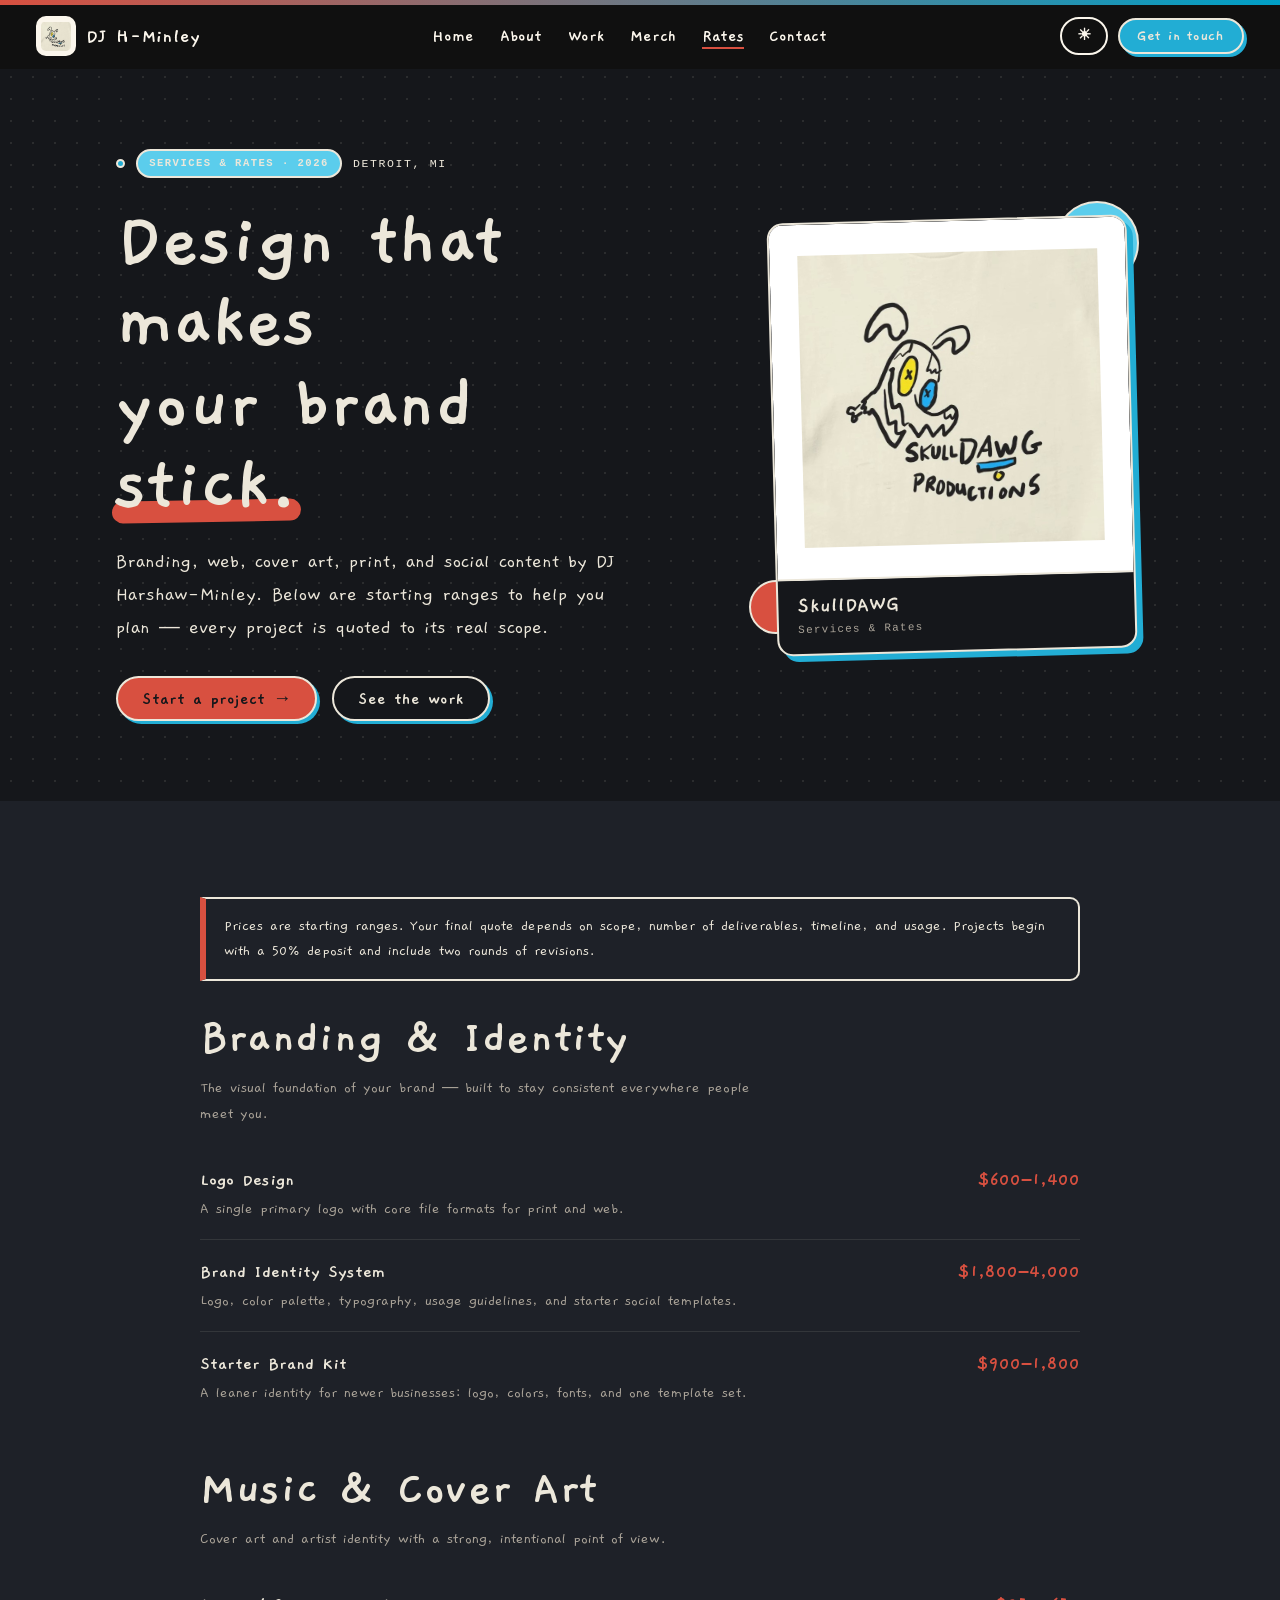
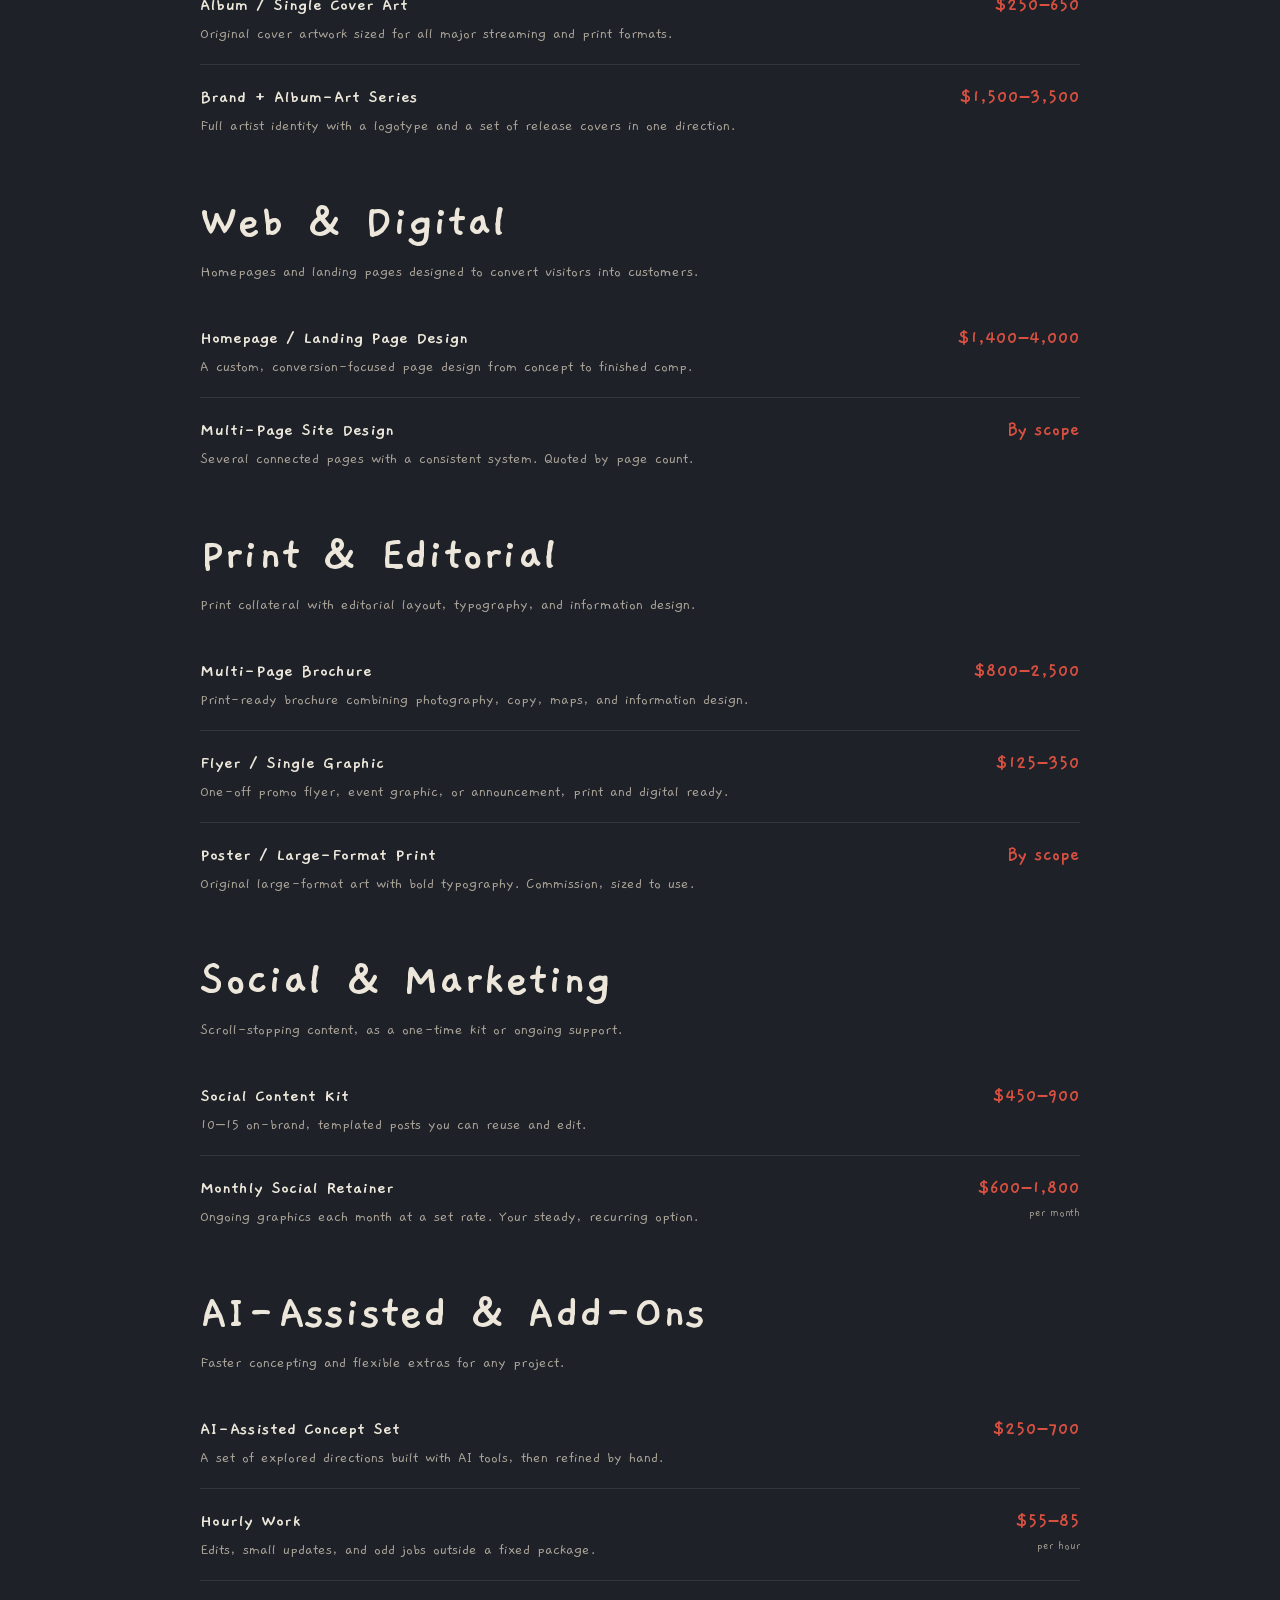
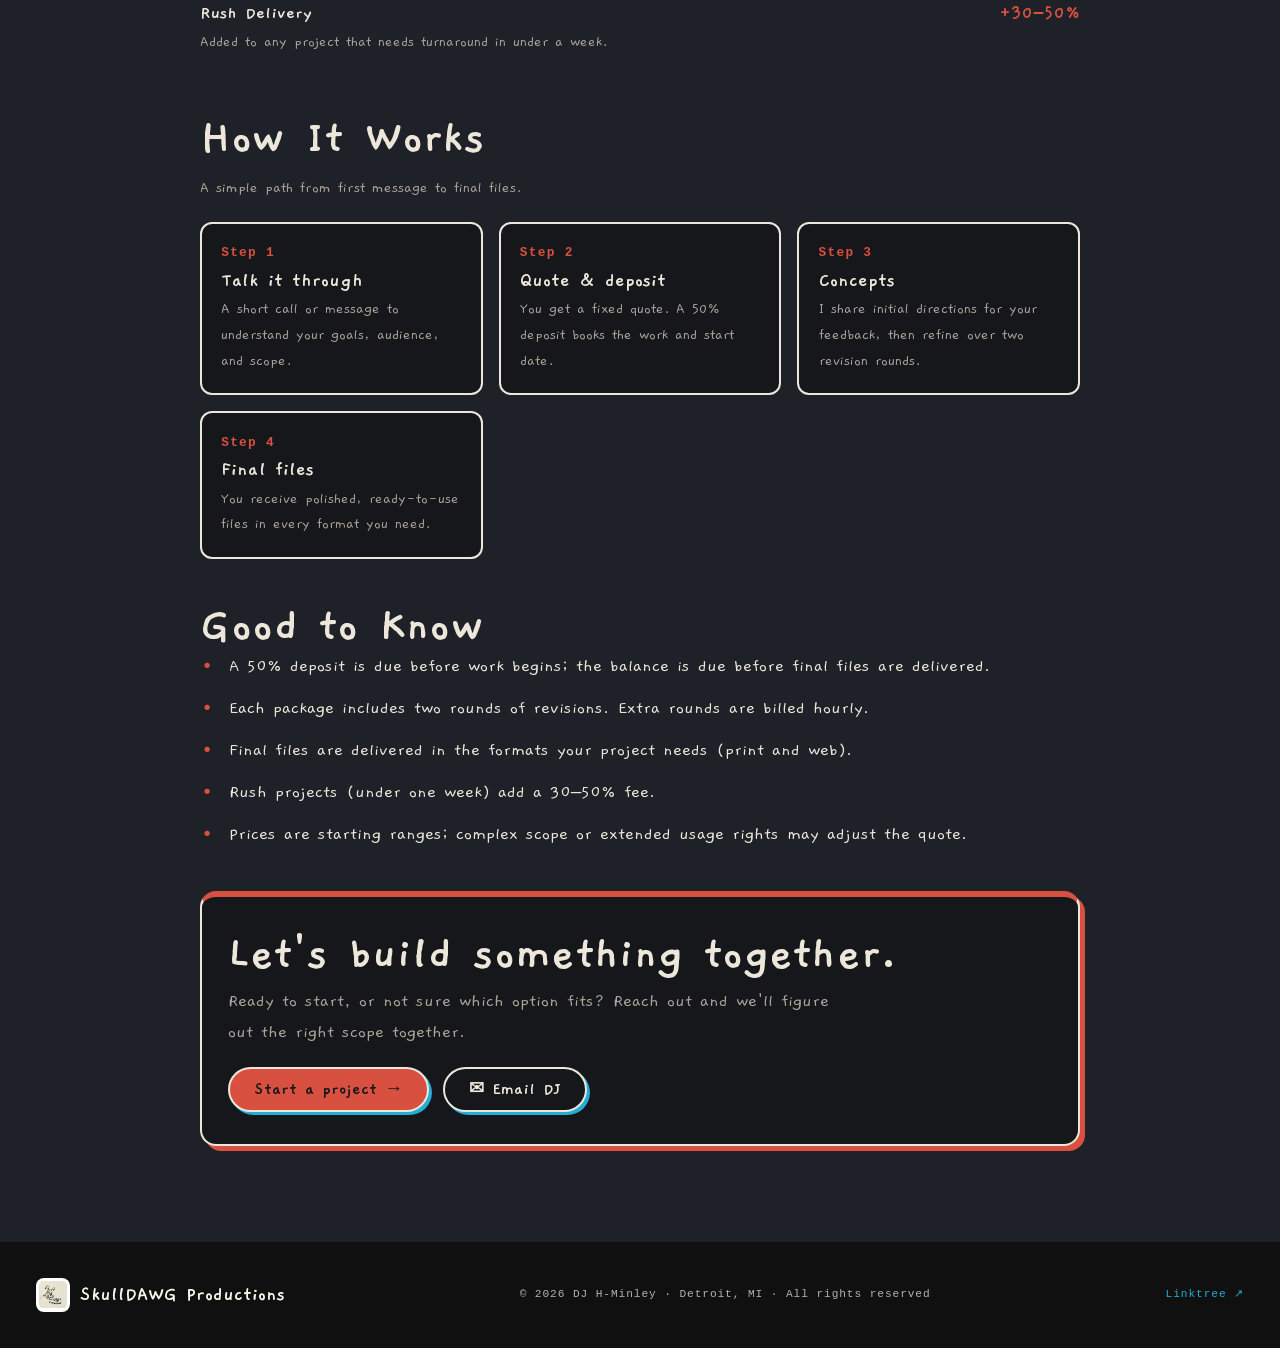
<file: rates.html>
<!DOCTYPE html>
<html lang="en">
<head>
  <meta charset="UTF-8" />
  <meta name="viewport" content="width=device-width, initial-scale=1.0" />
  <title>Services &amp; Rates — SkullDAWG Productions</title>
  <meta name="description" content="Design services and rates for SkullDAWG Productions — branding, web, cover art, print, and social media." />
  <meta property="og:title" content="Services &amp; Rates — SkullDAWG Productions" />
  <meta property="og:description" content="Design services and rates for SkullDAWG Productions — branding, web, cover art, print, and social media." />
  <meta property="og:type" content="website" />
  <link rel="icon" type="image/jpeg" href="images/skullshirt.jpg" />
  <script>(function(){try{var s=localStorage.getItem('theme');document.documentElement.dataset.theme=s||'dark';}catch(e){document.documentElement.dataset.theme='dark';}})();</script>
  <style>
/* ============================================================
   SkullDAWG Productions — shared site styles
   "hand-drawn riso zine": chunky marker outlines + hard offset
   shadows. Brand palette kept (cyan / yellow / coral / ink on paper).
   One stylesheet, used by every page of the site.
   ============================================================ */

/* ---- FONT: Gaegu (self-hosted). Paths are relative to /assets/ ---- */
@font-face{font-family:'Gaegu';font-style:normal;font-weight:300;font-display:swap;src:url('assets/fonts/Gaegu-Light.woff2') format('woff2');}
@font-face{font-family:'Gaegu';font-style:normal;font-weight:400;font-display:swap;src:url('assets/fonts/Gaegu-Regular.woff2') format('woff2');}
@font-face{font-family:'Gaegu';font-style:normal;font-weight:700;font-display:swap;src:url('assets/fonts/Gaegu-Bold.woff2') format('woff2');}

/* ============================================================ TOKENS */
:root{
  --paper:#f4f1ea; --paper-2:#e9e4d8; --ink:#1b1b1b;
  --cyan:#0e89ad; --yellow:#3aa7c4; --coral:#c0392b; --muted:#6b6459;
  --line:rgba(0,0,0,0.10);
  --bar:#101010; --bar-ink:#FBF6EC;
  --mono: ui-monospace,'SF Mono','SFMono-Regular',Menlo,Consolas,monospace;
  --gap:clamp(1.5rem,4vw,3.25rem); --maxw:1120px;
  --shadow:5px 5px 0 #c0392b; --shadow-sm:3px 3px 0 #0e89ad;
}
[data-theme="dark"]{
  --paper:#15171b; --paper-2:#1e2128; --ink:#ece7da;
  --cyan:#22add4; --yellow:#5bcdec; --coral:#d85040; --muted:#aba499;
  --line:rgba(236,231,218,0.10);
  --bar:#101010; --bar-ink:#FBF6EC;
  --shadow:5px 5px 0 #d85040; --shadow-sm:3px 3px 0 #22add4;
}

*,*::before,*::after{box-sizing:border-box;margin:0;padding:0;}
html{scroll-behavior:smooth;}
body{
  background:var(--paper);
  color:var(--ink);
  font-family:'Gaegu','Comic Sans MS',cursive,sans-serif;
  font-size:clamp(1.05rem,1.7vw,1.2rem);
  line-height:1.6;
  overflow-x:hidden;
  -webkit-font-smoothing:antialiased;
  background-image:radial-gradient(var(--line) 1px,transparent 1px);
  background-size:22px 22px;
  transition:background-color .2s ease,color .2s ease;
}
img{display:block;max-width:100%;height:auto;}
a{color:inherit;text-decoration:none;}
:focus-visible{outline:3px solid var(--coral);outline-offset:3px;border-radius:4px;}

/* ---- typography ---- */
h1,h2,h3{font-weight:700;line-height:1.02;letter-spacing:.005em;}
h1{font-size:clamp(2.6rem,7vw,5rem);}
h2{font-size:clamp(2rem,5vw,3.1rem);}
h3{font-size:clamp(1.45rem,3vw,2.1rem);}
.mono{font-family:var(--mono);font-size:.72rem;letter-spacing:.14em;text-transform:uppercase;font-weight:500;}

/* ---- signature: marker frame ---- */
.frame{border:2.5px solid var(--ink);border-radius:16px;box-shadow:var(--shadow);background:var(--paper);}
.frame--cyan{box-shadow:6px 6px 0 var(--cyan);}
.frame--yellow{box-shadow:6px 6px 0 var(--yellow);}
.frame--coral{box-shadow:6px 6px 0 var(--coral);}
.tilt-l{transform:rotate(-1.5deg);}
.tilt-r{transform:rotate(1.4deg);}

/* ---- tag / pill ---- */
.tag{
  display:inline-block;font-family:var(--mono);font-size:.66rem;letter-spacing:.14em;
  text-transform:uppercase;font-weight:600;padding:4px 11px;
  border:2px solid var(--ink);border-radius:50px;background:var(--yellow);color:var(--ink);
}

/* ---- buttons ---- */
.btn{
  display:inline-flex;align-items:center;gap:.5rem;font-family:'Gaegu',cursive;font-weight:700;
  font-size:1.15rem;line-height:1;padding:.7rem 1.5rem;border:2.5px solid var(--ink);border-radius:50px;
  box-shadow:var(--shadow-sm);cursor:pointer;transition:transform .12s ease,box-shadow .12s ease;
  background:var(--paper);color:var(--ink);
}
.btn:hover{transform:translate(-2px,-2px);box-shadow:6px 6px 0 var(--ink);}
.btn:active{transform:translate(2px,2px);box-shadow:1px 1px 0 var(--ink);}
.btn--cyan{background:var(--cyan);color:var(--ink);}
.btn--coral{background:var(--coral);color:var(--paper);}
.btn--yellow{background:var(--yellow);color:var(--ink);}

/* ============================================================ TOP STRIP */
.strip{height:5px;background:linear-gradient(90deg,#d85040,#00a0c8);}

/* ============================================================ NAV (sticky, shared) */
.nav{
  position:sticky;top:0;z-index:100;
  display:flex;align-items:center;justify-content:space-between;gap:1rem;
  padding:.7rem clamp(1rem,4vw,2.25rem);
  background:var(--bar);color:var(--bar-ink);
  border-bottom:2.5px solid var(--bar);
}
.nav-logo{display:flex;align-items:center;gap:.6rem;font-weight:700;font-size:1.3rem;color:var(--bar-ink);}
.nav-logo img{width:40px;height:40px;object-fit:contain;border:2.5px solid var(--bar-ink);border-radius:10px;background:var(--bar-ink);padding:3px;}
.nav-links{display:flex;align-items:center;gap:1.6rem;list-style:none;}
.nav-links a{
  font-size:1.12rem;font-weight:700;padding-bottom:2px;color:var(--bar-ink);
  border-bottom:2.5px solid transparent;transition:border-color .15s;
}
.nav-links a:hover{border-bottom-color:var(--cyan);}
.nav-links a[aria-current="page"]{border-bottom-color:var(--coral);}
.nav-right{display:flex;gap:.6rem;align-items:center;}
.theme-toggle{
  min-width:3rem;justify-content:center;padding:.55rem .85rem;font-size:1rem;
  box-shadow:none;border-color:var(--bar-ink);background:transparent;color:var(--bar-ink);
}
.theme-toggle:hover{transform:none;box-shadow:none;border-color:var(--cyan);}
.nav-cta{font-size:1rem;padding:.5rem 1.1rem;}
.nav-burger{
  display:none;background:var(--bar-ink);color:var(--bar);border:2.5px solid var(--bar-ink);
  border-radius:10px;width:44px;height:44px;cursor:pointer;align-items:center;justify-content:center;
  font-size:1.4rem;line-height:1;
}
.nav-mobile{
  display:none;flex-direction:column;gap:.25rem;
  background:var(--bar);color:var(--bar-ink);border-bottom:2.5px solid var(--bar-ink);
  padding:.5rem clamp(1rem,4vw,2.25rem) 1.25rem;
}
.nav-mobile.open{display:flex;}
.nav-mobile a{
  font-size:1.35rem;font-weight:700;padding:.5rem 0;color:var(--bar-ink);
  border-bottom:1.5px solid rgba(251,246,236,.18);
}
.nav-mobile a[aria-current="page"]{color:var(--cyan);}

/* ============================================================ LAYOUT */
.container{max-width:var(--maxw);margin:0 auto;}
.narrow{max-width:880px;margin:0 auto;}
.section{padding:clamp(3.5rem,8vw,6rem) clamp(1.1rem,4vw,2.25rem);}
.section + .section{border-top:2.5px solid var(--ink);}
.section-head{display:flex;align-items:baseline;gap:1rem;margin-bottom:2.5rem;flex-wrap:wrap;}
.section--alt{background:var(--paper-2);}

/* underline scribble accent */
.scribble{position:relative;display:inline;}
.scribble::after{
  content:"";position:absolute;left:-2%;right:-2%;bottom:.04em;height:.28em;
  background:var(--coral);z-index:-1;border-radius:50px;transform:rotate(-1deg);
}

/* ============================================================ HERO */
.hero{
  max-width:var(--maxw);margin:0 auto;min-height:78svh;display:grid;
  grid-template-columns:1.15fr .85fr;align-items:center;gap:var(--gap);
  padding:clamp(3rem,7vw,5rem) clamp(1.1rem,4vw,2.25rem);
}
.hero-eyebrow{display:flex;align-items:center;gap:.7rem;margin-bottom:1.4rem;flex-wrap:wrap;}
.hero-eyebrow .dot{width:9px;height:9px;border-radius:50%;background:var(--cyan);border:2px solid var(--ink);}
.hero h1{margin-bottom:1.1rem;}
.hero h1 .cy{color:var(--cyan);}
.hero-sub{font-size:1.3rem;color:var(--ink);max-width:34ch;margin-bottom:2rem;}
.hero-actions{display:flex;gap:.9rem;flex-wrap:wrap;}
.hero-visual{position:relative;display:flex;justify-content:center;align-items:center;}
.badge{width:min(360px,100%);overflow:hidden;}
.badge-img{width:100%;aspect-ratio:1;object-fit:contain;padding:1.75rem;background:#fff;border-bottom:2.5px solid var(--ink);}
.badge-foot{padding:.9rem 1.2rem;}
.badge-foot .nm{font-size:1.4rem;font-weight:700;line-height:1;}
.badge-foot .st{font-family:var(--mono);font-size:.68rem;letter-spacing:.12em;color:var(--muted);margin-top:4px;}
.blob{position:absolute;border-radius:50%;border:2.5px solid var(--ink);pointer-events:none;}
.blob-1{width:84px;height:84px;background:var(--yellow);top:-18px;right:6%;animation:bob 7s ease-in-out infinite;}
.blob-2{width:54px;height:54px;background:var(--coral);bottom:4%;left:2%;animation:bob 6s ease-in-out -3s infinite;}
@keyframes bob{0%,100%{transform:translateY(0) rotate(0);}50%{transform:translateY(-12px) rotate(10deg);}}

/* ============================================================ HOME TEASER CARDS */
.teasers{display:grid;grid-template-columns:repeat(auto-fit,minmax(240px,1fr));gap:1.2rem;}
.teaser{padding:1.6rem;background:var(--paper);transition:transform .12s ease,box-shadow .12s ease;display:flex;flex-direction:column;gap:.5rem;}
.teaser:hover{transform:translate(-2px,-2px);box-shadow:6px 6px 0 var(--cyan);}
.teaser .ic{font-size:1.8rem;}
.teaser h3{font-size:1.55rem;}
.teaser p{font-size:1.02rem;color:var(--muted);line-height:1.4;flex:1;}
.teaser .go{font-family:var(--mono);font-size:.7rem;letter-spacing:.12em;text-transform:uppercase;color:var(--coral);font-weight:700;}

/* ============================================================ ABOUT */
.about-grid{display:grid;grid-template-columns:.85fr 1.15fr;gap:var(--gap);align-items:center;}
.about-photo{overflow:hidden;aspect-ratio:4/5;}
.about-photo img{width:100%;height:100%;object-fit:cover;object-position:top center;}
.about-copy p{margin-bottom:1rem;max-width:56ch;}
.about-copy strong{color:var(--ink);background:var(--cyan);padding:0 4px;border-radius:4px;}
.about-copy .btn{margin-top:.75rem;}

/* ============================================================ SKILLS */
.skills-grid{display:grid;grid-template-columns:repeat(auto-fill,minmax(230px,1fr));gap:1.1rem;}
.skill{padding:1.4rem;background:var(--paper);transition:transform .12s ease,box-shadow .12s ease;}
.skill:hover{transform:translate(-2px,-2px);box-shadow:6px 6px 0 var(--cyan);}
.skill-ic{width:52px;height:52px;border-radius:12px;border:2.5px solid var(--ink);display:flex;align-items:center;justify-content:center;font-size:1.5rem;margin-bottom:.85rem;background:var(--yellow);}
.skill h3{font-size:1.5rem;margin-bottom:.2rem;}
.skill p{font-size:1.05rem;color:var(--muted);line-height:1.4;}

/* ============================================================ WORK */
.group-label{display:flex;align-items:center;gap:.9rem;margin:3.5rem 0 1.75rem;}
.group-label:first-of-type{margin-top:0;}
.group-label .mono{white-space:nowrap;color:var(--muted);}
.group-label .ln{flex:1;height:2.5px;background:var(--ink);border-radius:50px;}
.project{display:grid;grid-template-columns:1fr 1fr;gap:var(--gap);align-items:center;margin-bottom:1.5rem;}
.project.flip .project-media{order:2;}
.project-media{overflow:hidden;display:flex;align-items:center;justify-content:center;background:var(--paper-2);min-height:320px;}
.project-media img{width:100%;height:100%;object-fit:contain;object-position:center;transition:transform .5s ease;}
.project:hover .project-media img{transform:scale(1.04);}
.project-year{font-family:var(--mono);font-size:.72rem;letter-spacing:.12em;color:var(--coral);font-weight:700;margin-bottom:.5rem;}
.project-body h3{margin-bottom:.6rem;}
.project-body > p{color:var(--ink);max-width:46ch;}
.project-body em{font-style:normal;background:var(--yellow);padding:0 3px;border-radius:3px;}
.gallery{display:grid;grid-template-columns:repeat(auto-fill,minmax(200px,1fr));gap:.9rem;margin:1.25rem 0 .5rem;}
.g-item{overflow:hidden;aspect-ratio:1;cursor:zoom-in;background:var(--paper-2);display:flex;align-items:center;justify-content:center;}
.g-item img{width:100%;height:100%;object-fit:contain;object-position:center;transition:transform .35s ease;}
.g-item:hover img{transform:scale(1.07);}

/* ============================================================ MERCH */
.merch-grid{display:grid;grid-template-columns:repeat(3,1fr);gap:1.1rem;margin-bottom:2.25rem;}
.merch-item{overflow:hidden;background:var(--paper);transition:transform .12s ease,box-shadow .12s ease;display:flex;align-items:center;justify-content:center;min-height:280px;}
.merch-item:hover{transform:translate(-2px,-2px);box-shadow:6px 6px 0 var(--coral);}
.merch-item img{width:100%;height:100%;object-fit:contain;object-position:center;}

/* ============================================================ RATES (services list) */
.rates-note{margin:0 0 2rem;padding:.9rem 1.1rem;background:var(--paper-2);border:2.5px solid var(--ink);border-left:6px solid var(--coral);border-radius:0 10px 10px 0;font-size:1rem;}
.rates-block{margin-bottom:2.6rem;}
.rates-block .lead{color:var(--muted);margin:.7rem 0 1.3rem;max-width:62ch;font-size:1.02rem;}
.item{display:flex;flex-wrap:wrap;align-items:baseline;justify-content:space-between;gap:.4rem 1.5rem;padding:1rem 0;border-top:1.5px solid var(--line);}
.item:first-of-type{border-top:none;}
.item .info{flex:1 1 320px;min-width:0;}
.item .name{font-weight:700;font-size:1.2rem;}
.item .desc{color:var(--muted);font-size:1rem;margin-top:.1em;}
.item .price{flex:0 0 auto;color:var(--coral);font-weight:700;font-size:1.25rem;white-space:nowrap;}
.item .price small{display:block;color:var(--muted);font-weight:400;font-size:.72rem;text-align:right;}
.steps{display:grid;grid-template-columns:repeat(auto-fit,minmax(210px,1fr));gap:1rem;}
.step{background:var(--paper);border:2.5px solid var(--ink);border-radius:12px;padding:1.2rem;}
.step .num{color:var(--coral);font-weight:700;font-family:var(--mono);font-size:.8rem;letter-spacing:.1em;}
.step h3{margin:.3em 0;font-size:1.3rem;}
.step p{margin:0;color:var(--muted);font-size:1rem;}
.terms{list-style:none;padding:0;margin:0;display:grid;gap:.7rem;}
.terms li{padding-left:1.5em;position:relative;}
.terms li::before{content:"\2022";color:var(--coral);position:absolute;left:.2em;font-weight:700;}

/* ============================================================ CONTACT */
.contact{background:var(--cyan);}
.contact .section-head h2,.contact .contact-lead{color:var(--ink);}
.contact-grid{display:grid;grid-template-columns:1fr 1fr;gap:var(--gap);align-items:start;}
.contact-lead{font-size:1.25rem;max-width:38ch;margin-bottom:1.5rem;}
.contact-links{display:flex;flex-direction:column;gap:.9rem;align-items:flex-start;}
.form{background:var(--paper);padding:clamp(1.3rem,3vw,2rem);}
.form h3{margin-bottom:.3rem;}
.form .hint{color:var(--muted);font-size:1rem;margin-bottom:1.1rem;}
.field{margin-bottom:1rem;}
.field label{display:block;font-family:var(--mono);font-size:.7rem;letter-spacing:.1em;text-transform:uppercase;font-weight:700;margin-bottom:.35rem;}
.field input,.field textarea{width:100%;font-family:'Gaegu',cursive;font-size:1.15rem;color:var(--ink);background:var(--paper-2);border:2.5px solid var(--ink);border-radius:12px;padding:.6rem .8rem;}
.field textarea{resize:vertical;min-height:110px;}
.field input:focus,.field textarea:focus{outline:none;box-shadow:var(--shadow-sm);}
.form .btn{width:100%;justify-content:center;margin-top:.3rem;}
.form-note{font-size:.95rem;color:var(--muted);margin-top:.8rem;text-align:center;}

/* ============================================================ FOOTER */
.footer{
  background:var(--bar);color:var(--bar-ink);
  padding:2.25rem clamp(1.1rem,4vw,2.25rem);
  display:flex;align-items:center;justify-content:space-between;gap:1rem;flex-wrap:wrap;
}
.footer .brand{display:flex;align-items:center;gap:.6rem;font-weight:700;font-size:1.3rem;}
.footer .brand img{width:34px;height:34px;object-fit:contain;background:#fff;border-radius:8px;padding:3px;}
.footer .meta{font-family:var(--mono);font-size:.7rem;letter-spacing:.08em;color:rgba(251,246,236,.7);}
.footer a:hover{color:var(--cyan);}

/* ============================================================ LIGHTBOX */
.lb{position:fixed;inset:0;z-index:200;background:rgba(21,22,26,.94);display:none;align-items:center;justify-content:center;cursor:zoom-out;padding:1.5rem;}
.lb.open{display:flex;}
.lb img{max-width:92vw;max-height:90vh;object-fit:contain;border:3px solid var(--paper);border-radius:10px;}
.lb-x{position:absolute;top:1.1rem;right:1.1rem;width:48px;height:48px;border-radius:12px;border:2.5px solid var(--paper);background:transparent;color:var(--paper);font-size:1.4rem;cursor:pointer;}

/* ---- image fallback placeholder ---- */
.img-ph{
  width:100%;height:100%;min-height:120px;display:flex;flex-direction:column;align-items:center;
  justify-content:center;gap:.4rem;text-align:center;
  background:repeating-linear-gradient(45deg,var(--paper-2),var(--paper-2) 12px,#ece1c9 12px,#ece1c9 24px);
  color:var(--muted);padding:1rem;
}
[data-theme="dark"] .img-ph{background:repeating-linear-gradient(45deg,var(--paper-2),var(--paper-2) 12px,#262a33 12px,#262a33 24px);}
.img-ph .ph-skull{font-size:1.6rem;}
.img-ph .ph-label{font-family:var(--mono);font-size:.62rem;letter-spacing:.1em;text-transform:uppercase;line-height:1.3;}

/* ============================================================ RESPONSIVE */
@media (max-width:900px){
  .nav-links{display:none;}
  .nav-cta{display:none;}
  .nav-burger{display:flex;}
  .hero{grid-template-columns:1fr;min-height:auto;padding-top:3rem;}
  .hero-visual{order:-1;}
  .badge{width:min(280px,82%);}
  .about-grid{grid-template-columns:1fr;}
  .about-photo{aspect-ratio:16/10;max-height:360px;}
  .project,.project.flip{grid-template-columns:1fr;}
  .project.flip .project-media{order:0;}
  .merch-grid{grid-template-columns:repeat(2,1fr);}
  .contact-grid{grid-template-columns:1fr;}
}
@media (max-width:560px){
  body{background-size:18px 18px;}
  .gallery{grid-template-columns:repeat(2,1fr);}
  .footer{flex-direction:column;align-items:flex-start;}
  .hero-sub{font-size:1.15rem;}
  .item .price{flex-basis:100%;}
  .item .price small{text-align:left;}
}
@media (prefers-reduced-motion:reduce){
  *{animation:none !important;}
  html{scroll-behavior:auto;}
}

  </style>
</head>
<body>
  <div class="strip"></div>

  <nav class="nav">
    <a class="nav-logo" href="index.html">
      <img class="js-img" src="images/skullshirt.jpg" alt="SkullDAWG Productions logo" />
      DJ&nbsp;H-Minley
    </a>
    <ul class="nav-links">
      <li><a href="index.html">Home</a></li>
      <li><a href="about.html">About</a></li>
      <li><a href="work.html">Work</a></li>
      <li><a href="merch.html">Merch</a></li>
      <li><a href="rates.html">Rates</a></li>
      <li><a href="contact.html">Contact</a></li>
    </ul>
    <div class="nav-right">
      <button type="button" class="btn theme-toggle" aria-label="Switch to light mode">🌙</button>
      <a class="btn btn--cyan nav-cta" href="contact.html">Get in touch</a>
      <button class="nav-burger" aria-label="Menu" aria-expanded="false">☰</button>
    </div>
  </nav>
  <div class="nav-mobile">
    <a href="index.html">Home</a>
    <a href="about.html">About</a>
    <a href="work.html">Work</a>
    <a href="merch.html">Merch</a>
    <a href="rates.html">Rates</a>
    <a href="contact.html">Contact</a>
    <a href="https://linktr.ee/skulldawgproductions" target="_blank" rel="noopener">Linktree ↗</a>
  </div>
  <main>
    <section class="hero">
      <div class="hero-text">
        <div class="hero-eyebrow">
          <span class="dot"></span>
          <span class="tag">Services &amp; Rates · 2026</span>
          <span class="mono">Detroit, MI</span>
        </div>
        <h1>Design that makes<br/>your brand <span class="scribble">stick.</span></h1>
        <p class="hero-sub" style="max-width:42ch;">Branding, web, cover art, print, and social content by DJ Harshaw-Minley. Below are starting ranges to help you plan — every project is quoted to its real scope.</p>
        <div class="hero-actions">
          <a class="btn btn--coral" href="contact.html">Start a project →</a>
          <a class="btn" href="work.html">See the work</a>
        </div>
      </div>
      <div class="hero-visual">
        <span class="blob blob-1"></span>
        <span class="blob blob-2"></span>
        <div class="badge frame frame--cyan tilt-l">
          <img class="js-img badge-img" src="images/skullshirt.jpg" alt="SkullDAWG Productions brand mark" />
          <div class="badge-foot">
            <div class="nm">SkullDAWG</div>
            <div class="st">Services &amp; Rates</div>
          </div>
        </div>
      </div>
    </section>

    <section class="section section--alt">
      <div class="narrow">
        <p class="rates-note">Prices are starting ranges. Your final quote depends on scope, number of deliverables, timeline, and usage. Projects begin with a 50% deposit and include two rounds of revisions.</p>

        <div class="rates-block">
          <h2>Branding &amp; Identity</h2>
          <p class="lead">The visual foundation of your brand — built to stay consistent everywhere people meet you.</p>
          <div class="item"><div class="info"><div class="name">Logo Design</div><div class="desc">A single primary logo with core file formats for print and web.</div></div><div class="price">$600–1,400</div></div>
          <div class="item"><div class="info"><div class="name">Brand Identity System</div><div class="desc">Logo, color palette, typography, usage guidelines, and starter social templates.</div></div><div class="price">$1,800–4,000</div></div>
          <div class="item"><div class="info"><div class="name">Starter Brand Kit</div><div class="desc">A leaner identity for newer businesses: logo, colors, fonts, and one template set.</div></div><div class="price">$900–1,800</div></div>
        </div>

        <div class="rates-block">
          <h2>Music &amp; Cover Art</h2>
          <p class="lead">Cover art and artist identity with a strong, intentional point of view.</p>
          <div class="item"><div class="info"><div class="name">Album / Single Cover Art</div><div class="desc">Original cover artwork sized for all major streaming and print formats.</div></div><div class="price">$250–650</div></div>
          <div class="item"><div class="info"><div class="name">Brand + Album-Art Series</div><div class="desc">Full artist identity with a logotype and a set of release covers in one direction.</div></div><div class="price">$1,500–3,500</div></div>
        </div>

        <div class="rates-block">
          <h2>Web &amp; Digital</h2>
          <p class="lead">Homepages and landing pages designed to convert visitors into customers.</p>
          <div class="item"><div class="info"><div class="name">Homepage / Landing Page Design</div><div class="desc">A custom, conversion-focused page design from concept to finished comp.</div></div><div class="price">$1,400–4,000</div></div>
          <div class="item"><div class="info"><div class="name">Multi-Page Site Design</div><div class="desc">Several connected pages with a consistent system. Quoted by page count.</div></div><div class="price">By scope</div></div>
        </div>

        <div class="rates-block">
          <h2>Print &amp; Editorial</h2>
          <p class="lead">Print collateral with editorial layout, typography, and information design.</p>
          <div class="item"><div class="info"><div class="name">Multi-Page Brochure</div><div class="desc">Print-ready brochure combining photography, copy, maps, and information design.</div></div><div class="price">$800–2,500</div></div>
          <div class="item"><div class="info"><div class="name">Flyer / Single Graphic</div><div class="desc">One-off promo flyer, event graphic, or announcement, print and digital ready.</div></div><div class="price">$125–350</div></div>
          <div class="item"><div class="info"><div class="name">Poster / Large-Format Print</div><div class="desc">Original large-format art with bold typography. Commission, sized to use.</div></div><div class="price">By scope</div></div>
        </div>

        <div class="rates-block">
          <h2>Social &amp; Marketing</h2>
          <p class="lead">Scroll-stopping content, as a one-time kit or ongoing support.</p>
          <div class="item"><div class="info"><div class="name">Social Content Kit</div><div class="desc">10–15 on-brand, templated posts you can reuse and edit.</div></div><div class="price">$450–900</div></div>
          <div class="item"><div class="info"><div class="name">Monthly Social Retainer</div><div class="desc">Ongoing graphics each month at a set rate. Your steady, recurring option.</div></div><div class="price">$600–1,800<small>per month</small></div></div>
        </div>

        <div class="rates-block">
          <h2>AI-Assisted &amp; Add-Ons</h2>
          <p class="lead">Faster concepting and flexible extras for any project.</p>
          <div class="item"><div class="info"><div class="name">AI-Assisted Concept Set</div><div class="desc">A set of explored directions built with AI tools, then refined by hand.</div></div><div class="price">$250–700</div></div>
          <div class="item"><div class="info"><div class="name">Hourly Work</div><div class="desc">Edits, small updates, and odd jobs outside a fixed package.</div></div><div class="price">$55–85<small>per hour</small></div></div>
          <div class="item"><div class="info"><div class="name">Rush Delivery</div><div class="desc">Added to any project that needs turnaround in under a week.</div></div><div class="price">+30–50%</div></div>
        </div>

        <div class="rates-block">
          <h2>How It Works</h2>
          <p class="lead">A simple path from first message to final files.</p>
          <div class="steps">
            <div class="step"><div class="num">Step 1</div><h3>Talk it through</h3><p>A short call or message to understand your goals, audience, and scope.</p></div>
            <div class="step"><div class="num">Step 2</div><h3>Quote &amp; deposit</h3><p>You get a fixed quote. A 50% deposit books the work and start date.</p></div>
            <div class="step"><div class="num">Step 3</div><h3>Concepts</h3><p>I share initial directions for your feedback, then refine over two revision rounds.</p></div>
            <div class="step"><div class="num">Step 4</div><h3>Final files</h3><p>You receive polished, ready-to-use files in every format you need.</p></div>
          </div>
        </div>

        <div class="rates-block">
          <h2>Good to Know</h2>
          <ul class="terms">
            <li>A 50% deposit is due before work begins; the balance is due before final files are delivered.</li>
            <li>Each package includes two rounds of revisions. Extra rounds are billed hourly.</li>
            <li>Final files are delivered in the formats your project needs (print and web).</li>
            <li>Rush projects (under one week) add a 30–50% fee.</li>
            <li>Prices are starting ranges; complex scope or extended usage rights may adjust the quote.</li>
          </ul>
        </div>

        <div class="frame" style="padding:2rem 1.6rem;border-top:6px solid var(--coral);margin-top:1rem;">
          <h2 style="margin-bottom:.4rem;">Let's build something together.</h2>
          <p style="color:var(--muted);max-width:56ch;">Ready to start, or not sure which option fits? Reach out and we'll figure out the right scope together.</p>
          <div class="hero-actions" style="margin-top:1.2rem;">
            <a class="btn btn--coral" href="contact.html">Start a project →</a>
            <a class="btn" href="mailto:skulldawgproductions@gmail.com">✉ Email DJ</a>
          </div>
        </div>
      </div>
    </section>
  </main>
  <footer class="footer">
    <div class="brand">
      <img class="js-img" src="images/skullshirt.jpg" alt="SkullDAWG Productions logo" />
      SkullDAWG Productions
    </div>
    <div class="meta">© <span class="yr"></span> DJ H-Minley · Detroit, MI · All rights reserved</div>
    <a class="meta" href="https://linktr.ee/skulldawgproductions" target="_blank" rel="noopener" style="color:var(--cyan)">Linktree ↗</a>
  </footer>
  <script>document.querySelectorAll('.yr').forEach(function(e){e.textContent=new Date().getFullYear();});</script>
  <script>
/* ============================================================
   SkullDAWG Productions — shared site behaviour
   Theme toggle · mobile menu · lightbox · image fallback
   ============================================================ */
(function () {
  /* ---- THEME ---------------------------------------------------- */
  function setToggleLabel(theme) {
    document.querySelectorAll('.theme-toggle').forEach(function (btn) {
      btn.textContent = theme === 'dark' ? '☀' : '🌙';
      btn.setAttribute('aria-label', 'Switch to ' + (theme === 'dark' ? 'light' : 'dark') + ' mode');
    });
  }
  function applyTheme(theme) {
    document.documentElement.dataset.theme = theme;
    try { localStorage.setItem('theme', theme); } catch (e) {}
    setToggleLabel(theme);
  }
  var current = document.documentElement.dataset.theme || 'dark';
  setToggleLabel(current);
  document.addEventListener('click', function (e) {
    var t = e.target.closest && e.target.closest('.theme-toggle');
    if (!t) return;
    applyTheme(document.documentElement.dataset.theme === 'dark' ? 'light' : 'dark');
  });

  /* ---- ACTIVE NAV LINK ----------------------------------------- */
  var here = (location.pathname.split('/').pop() || 'index.html').toLowerCase();
  if (here === '') here = 'index.html';
  document.querySelectorAll('.nav-links a, .nav-mobile a').forEach(function (a) {
    var href = (a.getAttribute('href') || '').toLowerCase();
    if (href === here) a.setAttribute('aria-current', 'page');
  });

  /* ---- MOBILE MENU --------------------------------------------- */
  var burger = document.querySelector('.nav-burger');
  var mobile = document.querySelector('.nav-mobile');
  if (burger && mobile) {
    burger.addEventListener('click', function () {
      var open = mobile.classList.toggle('open');
      burger.setAttribute('aria-expanded', open ? 'true' : 'false');
      burger.textContent = open ? '✕' : '☰';
    });
    mobile.addEventListener('click', function (e) {
      if (e.target.tagName === 'A') {
        mobile.classList.remove('open');
        burger.setAttribute('aria-expanded', 'false');
        burger.textContent = '☰';
      }
    });
  }

  /* ---- IMAGE FALLBACK ------------------------------------------ */
  /* Any <img class="js-img"> that fails to load is replaced with a
     labelled placeholder, so the layout holds before /images deploys. */
  function fallback(img) {
    var ph = document.createElement('div');
    ph.className = 'img-ph ' + (img.className.replace('js-img', '').trim());
    ph.setAttribute('role', 'img');
    ph.setAttribute('aria-label', img.alt || '');
    ph.innerHTML = '<span class="ph-skull">\uD83D\uDC15\u200D\uD83E\uDDBA</span>' +
                   '<span class="ph-label">' + (img.alt || '') + '</span>';
    if (img.parentNode) img.parentNode.replaceChild(ph, img);
  }
  document.querySelectorAll('img.js-img').forEach(function (img) {
    if (img.complete && img.naturalWidth === 0) { fallback(img); return; }
    img.addEventListener('error', function () { fallback(img); });
  });

  /* ---- LIGHTBOX ------------------------------------------------- */
  var lb = document.querySelector('.lb');
  if (lb) {
    var lbImg = lb.querySelector('img');
    function openLb(src, alt) { lbImg.src = src; lbImg.alt = alt || ''; lb.classList.add('open'); document.body.style.overflow = 'hidden'; }
    function closeLb() { lb.classList.remove('open'); document.body.style.overflow = ''; }
    document.querySelectorAll('.g-item').forEach(function (item) {
      item.addEventListener('click', function () {
        var img = item.querySelector('img');
        if (img && img.src) openLb(img.src, img.alt);
      });
    });
    lb.addEventListener('click', function (e) { if (e.target !== lbImg) closeLb(); });
    document.addEventListener('keydown', function (e) { if (e.key === 'Escape') closeLb(); });
  }

  /* ---- CONTACT FORM (mailto, no backend) ------------------------ */
  var form = document.querySelector('[data-mailto]');
  if (form) {
    form.addEventListener('submit', function (e) {
      e.preventDefault();
      var to = form.getAttribute('data-mailto');
      var name = (form.querySelector('#cf-name') || {}).value || '';
      var email = (form.querySelector('#cf-email') || {}).value || '';
      var msg = (form.querySelector('#cf-msg') || {}).value || '';
      var subject = encodeURIComponent('Project inquiry from ' + (name || 'your site'));
      var body = encodeURIComponent('Name: ' + name + '\nEmail: ' + email + '\n\n' + msg);
      window.location.href = 'mailto:' + to + '?subject=' + subject + '&body=' + body;
    });
  }
})();

  </script>
</body>
</html>
</file>
